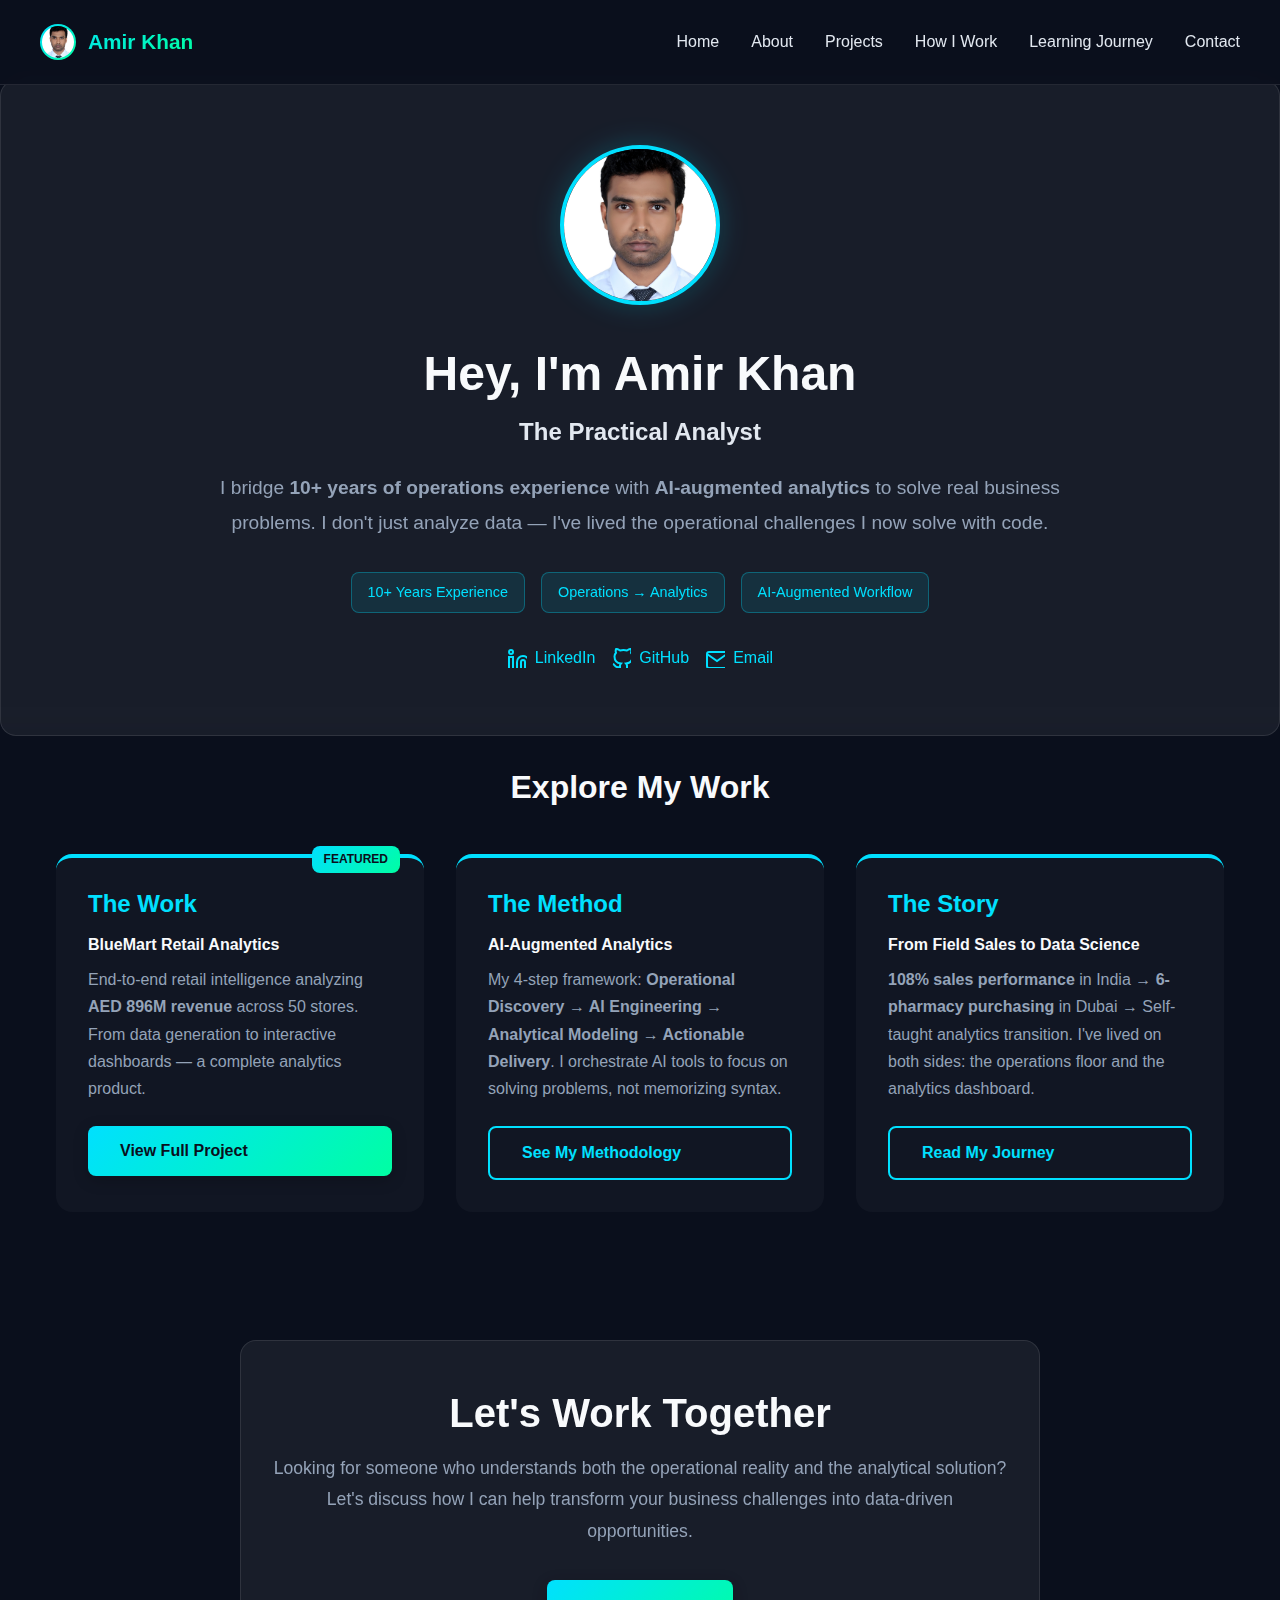
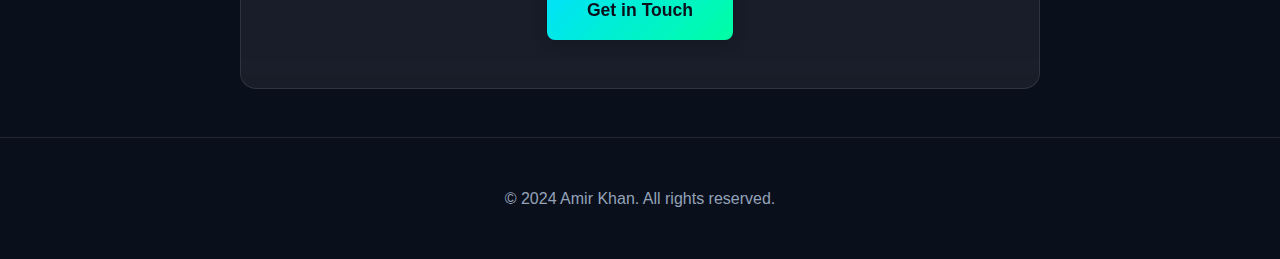
<file: index.html>
<!DOCTYPE html>
<html lang="en">

<head>
  <meta charset="UTF-8">
  <meta name="viewport" content="width=device-width, initial-scale=1.0">
  <meta name="description" content="Amir Khan - Bridging operations and analytics with AI-augmented solutions.">
  <meta name="keywords"
    content="Amir Khan, Business Analytics, AI, Data Analysis, Operations, Python, Streamlit, Machine Learning">
  <meta name="author" content="Amir Khan">
  <title>Amir Khan - The Practical Analyst | Portfolio</title>
  <link rel="icon" type="image/x-icon" href="assets/images/favicon.ico">
  <link rel="stylesheet" href="assets/css/style.css">
  <style>
    main {
      padding-top: 80px;
    }

    .value-badges {
      display: flex;
      gap: 1rem;
      flex-wrap: wrap;
      margin: 1.5rem 0;
    }

    .badge {
      background: rgba(0, 224, 255, 0.1);
      border: 1px solid rgba(0, 224, 255, 0.3);
      color: var(--accent-cyan);
      padding: 0.5rem 1rem;
      border-radius: var(--radius-sm);
      font-size: 0.9rem;
      font-weight: 500;
    }

    .pillar-grid {
      display: grid;
      grid-template-columns: repeat(auto-fit, minmax(300px, 1fr));
      gap: 2rem;
      margin: 3rem 0;
    }

    .pillar-card {
      background: rgba(255, 255, 255, 0.03);
      padding: 2rem;
      border-radius: var(--radius-md);
      border-top: 4px solid var(--accent-cyan);
      transition: all 0.3s ease;
      position: relative;
    }

    .pillar-card:hover {
      transform: translateY(-5px);
      background: rgba(0, 224, 255, 0.05);
      box-shadow: 0 10px 30px rgba(0, 224, 255, 0.1);
    }

    .featured-tag {
      position: absolute;
      top: -0.75rem;
      right: 1.5rem;
      background: var(--gradient-primary);
      color: var(--bg-primary);
      padding: 0.25rem 0.75rem;
      border-radius: var(--radius-sm);
      font-size: 0.75rem;
      font-weight: 600;
    }

    .hero-profile-img {
      width: 160px;
      height: 160px;
      border-radius: 50%;
      object-fit: cover;
      border: 4px solid var(--accent-cyan);
      box-shadow: 0 0 30px rgba(0, 224, 255, 0.2);
      margin-bottom: 2rem;
      transition: transform 0.3s ease;
    }

    .hero-profile-img:hover {
      transform: scale(1.05);
      box-shadow: 0 0 40px rgba(0, 224, 255, 0.4);
    }
  </style>
</head>

<body>
  <!-- Navigation -->
  <nav>
    <div class="nav-container">
      <a href="index.html" class="logo">
        <div class="logo-image"><img src="assets/images/profile.jpg" alt="Amir Khan"></div>
        <span>Amir Khan</span>
      </a>
      <div class="menu-toggle" id="menuToggle"><span></span><span></span><span></span></div>
      <ul id="navMenu">
        <li><a href="index.html" class="active">Home</a></li>
        <li><a href="about.html">About</a></li>
        <li><a href="projects.html">Projects</a></li>
        <li><a href="howiwork.html">How I Work</a></li>
        <li><a href="learningjourney.html">Learning Journey</a></li>
        <li><a href="contact.html">Contact</a></li>
      </ul>
    </div>
  </nav>

  <!-- Main Content -->
  <main>
    <!-- Hero Section -->
    <section class="glass-panel scroll-reveal" style="text-align: center; padding: 4rem 2rem;">
      <div style="max-width: 900px; margin: 0 auto;">

        <!-- Profile Image -->
        <img src="assets/images/profile.jpg" alt="Amir Khan" class="hero-profile-img">

        <h1 style="font-size: 3rem; line-height: 1.2; margin-bottom: 1rem;">
          <span style="color: var(--text-heading);">Hey, I'm</span>
          <span class="text-gradient">Amir Khan</span>
        </h1>
        <h2 style="color: var(--text-primary); font-size: 1.5rem; margin-bottom: 1.5rem;">
          The Practical Analyst
        </h2>
        <p style="color: var(--text-secondary); font-size: 1.2rem; line-height: 1.8; margin-bottom: 2rem;">
          I bridge <strong>10+ years of operations experience</strong> with <strong>AI-augmented analytics</strong>
          to solve real business problems. I don't just analyze data — I've lived the operational challenges I now solve
          with code.
        </p>

        <!-- Value Badges -->
        <div class="value-badges" style="justify-content: center;">
          <span class="badge">10+ Years Experience</span>
          <span class="badge">Operations → Analytics</span>
          <span class="badge">AI-Augmented Workflow</span>
        </div>

        <!-- Social Links -->
        <div style="display: flex; gap: 1rem; justify-content: center; margin-top: 2rem;">
          <a href="https://linkedin.com/in/amir-khan-hussain" target="_blank" rel="noopener noreferrer"
            style="color: var(--accent-cyan); text-decoration: none; display: flex; align-items: center; gap: 0.5rem;">
            <svg xmlns="http://www.w3.org/2000/svg" width="20" height="20" fill="none" stroke="currentColor"
              stroke-width="2">
              <path d="M16 8a6 6 0 0 1 6 6v7h-4v-7a2 2 0 0 0-2-2 2 2 0 0 0-2 2v7h-4v-7a6 6 0 0 1 6-6z" />
              <rect x="2" y="9" width="4" height="12" />
              <circle cx="4" cy="4" r="2" />
            </svg>
            LinkedIn
          </a>
          <a href="https://github.com/Amir-Analyst" target="_blank" rel="noopener noreferrer"
            style="color: var(--accent-cyan); text-decoration: none; display: flex; align-items: center; gap: 0.5rem;">
            <svg xmlns="http://www.w3.org/2000/svg" width="20" height="20" fill="none" stroke="currentColor"
              stroke-width="2">
              <path
                d="M9 19c-5 1.5-5-2.5-7-3m14 6v-3.87a3.37 3.37 0 0 0-.94-2.61c3.14-.35 6.44-1.54 6.44-7A5.44 5.44 0 0 0 20 4.77 5.07 5.07 0 0 0 19.91 1S18.73.65 16 2.48a13.38 13.38 0 0 0-7 0C6.27.65 5.09 1 5.09 1A5.07 5.07 0 0 0 5 4.77a5.44 5.44 0 0 0-1.5 3.78c0 5.42 3.3 6.61 6.44 7A3.37 3.37 0 0 0 9 18.13V22" />
            </svg>
            GitHub
          </a>
          <a href="mailto:amirmailforbusiness@gmail.com"
            style="color: var(--accent-cyan); text-decoration: none; display: flex; align-items: center; gap: 0.5rem;">
            <svg xmlns="http://www.w3.org/2000/svg" width="20" height="20" fill="none" stroke="currentColor"
              stroke-width="2">
              <path d="M4 4h16c1.1 0 2 .9 2 2v12c0 1.1-.9 2-2 2H4c-1.1 0-2-.9-2-2V6c0-1.1.9-2 2-2z" />
              <polyline points="22,6 12,13 2,6" />
            </svg>
            Email
          </a>
        </div>
      </div>
    </section>

    <!-- The Three Pillars -->
    <section style="max-width: 1200px; margin: 0 auto; padding: 2rem 1rem;">
      <h2 class="text-gradient" style="text-align: center; font-size: 2rem; margin-bottom: 3rem;">Explore My Work</h2>

      <div class="pillar-grid">
        <!-- The Work (Projects) -->
        <div class="pillar-card scroll-reveal">
          <div class="featured-tag">FEATURED</div>
          <h3 style="color: var(--accent-cyan); font-size: 1.5rem; margin-bottom: 1rem;">The Work</h3>
          <h4 style="color: var(--text-heading); margin-bottom: 0.75rem;">BlueMart Retail Analytics</h4>
          <p style="color: var(--text-secondary); line-height: 1.7; margin-bottom: 1.5rem;">
            End-to-end retail intelligence analyzing <strong>AED 896M revenue</strong> across 50 stores.
            From data generation to interactive dashboards — a complete analytics product.
          </p>
          <a href="projects.html" class="btn btn-primary" style="width: 100%;">View Full Project</a>
        </div>

        <!-- The Method (How I Work) -->
        <div class="pillar-card scroll-reveal">
          <h3 style="color: var(--accent-cyan); font-size: 1.5rem; margin-bottom: 1rem;">The Method</h3>
          <h4 style="color: var(--text-heading); margin-bottom: 0.75rem;">AI-Augmented Analytics</h4>
          <p style="color: var(--text-secondary); line-height: 1.7; margin-bottom: 1.5rem;">
            My 4-step framework: <strong>Operational Discovery → AI Engineering → Analytical Modeling → Actionable
              Delivery</strong>.
            I orchestrate AI tools to focus on solving problems, not memorizing syntax.
          </p>
          <a href="howiwork.html" class="btn btn-secondary" style="width: 100%;">See My Methodology</a>
        </div>

        <!-- The Story (About) -->
        <div class="pillar-card scroll-reveal">
          <h3 style="color: var(--accent-cyan); font-size: 1.5rem; margin-bottom: 1rem;">The Story</h3>
          <h4 style="color: var(--text-heading); margin-bottom: 0.75rem;">From Field Sales to Data Science</h4>
          <p style="color: var(--text-secondary); line-height: 1.7; margin-bottom: 1.5rem;">
            <strong>108% sales performance</strong> in India → <strong>6-pharmacy purchasing</strong> in Dubai →
            Self-taught analytics transition. I've lived on both sides: the operations floor and the analytics
            dashboard.
          </p>
          <a href="about.html" class="btn btn-secondary" style="width: 100%;">Read My Journey</a>
        </div>
      </div>
    </section>

    <!-- CTA Section -->
    <section class="glass-panel scroll-reveal"
      style="text-align: center; padding: 3rem 2rem; margin: 3rem auto; max-width: 800px;">
      <h2 style="color: var(--text-heading); margin-bottom: 1rem;">Let's Work Together</h2>
      <p style="color: var(--text-secondary); font-size: 1.1rem; line-height: 1.8; margin-bottom: 2rem;">
        Looking for someone who understands both the operational reality and the analytical solution?
        Let's discuss how I can help transform your business challenges into data-driven opportunities.
      </p>
      <a href="contact.html" class="btn btn-primary" style="padding: 1rem 2.5rem; font-size: 1.1rem;">Get in Touch</a>
    </section>
  </main>

  <!-- Footer -->
  <footer>
    <p>&copy; 2024 Amir Khan. All rights reserved.</p>
  </footer>


  <!-- Scripts -->
  <script>
    const menuToggle = document.getElementById('menuToggle');
    const navMenu = document.getElementById('navMenu');

    if (menuToggle) {
      menuToggle.addEventListener('click', () => {
        navMenu.classList.toggle('active');
        menuToggle.classList.toggle('active');
      });

      document.querySelectorAll('#navMenu a').forEach(link => {
        link.addEventListener('click', () => {
          navMenu.classList.remove('active');
          menuToggle.classList.remove('active');
        });
      });
    }

    const observer = new IntersectionObserver((entries) => {
  entries.forEach(entry => {
  if (entry.isIntersecting) {
  entry.target.classList.add('revealed');
  }
  });
  }, observerOptions);

  document.querySelectorAll('.scroll-reveal').forEach(el => {
  observer.observe(el);
  });
  </script>
</body>

</html>
</file>
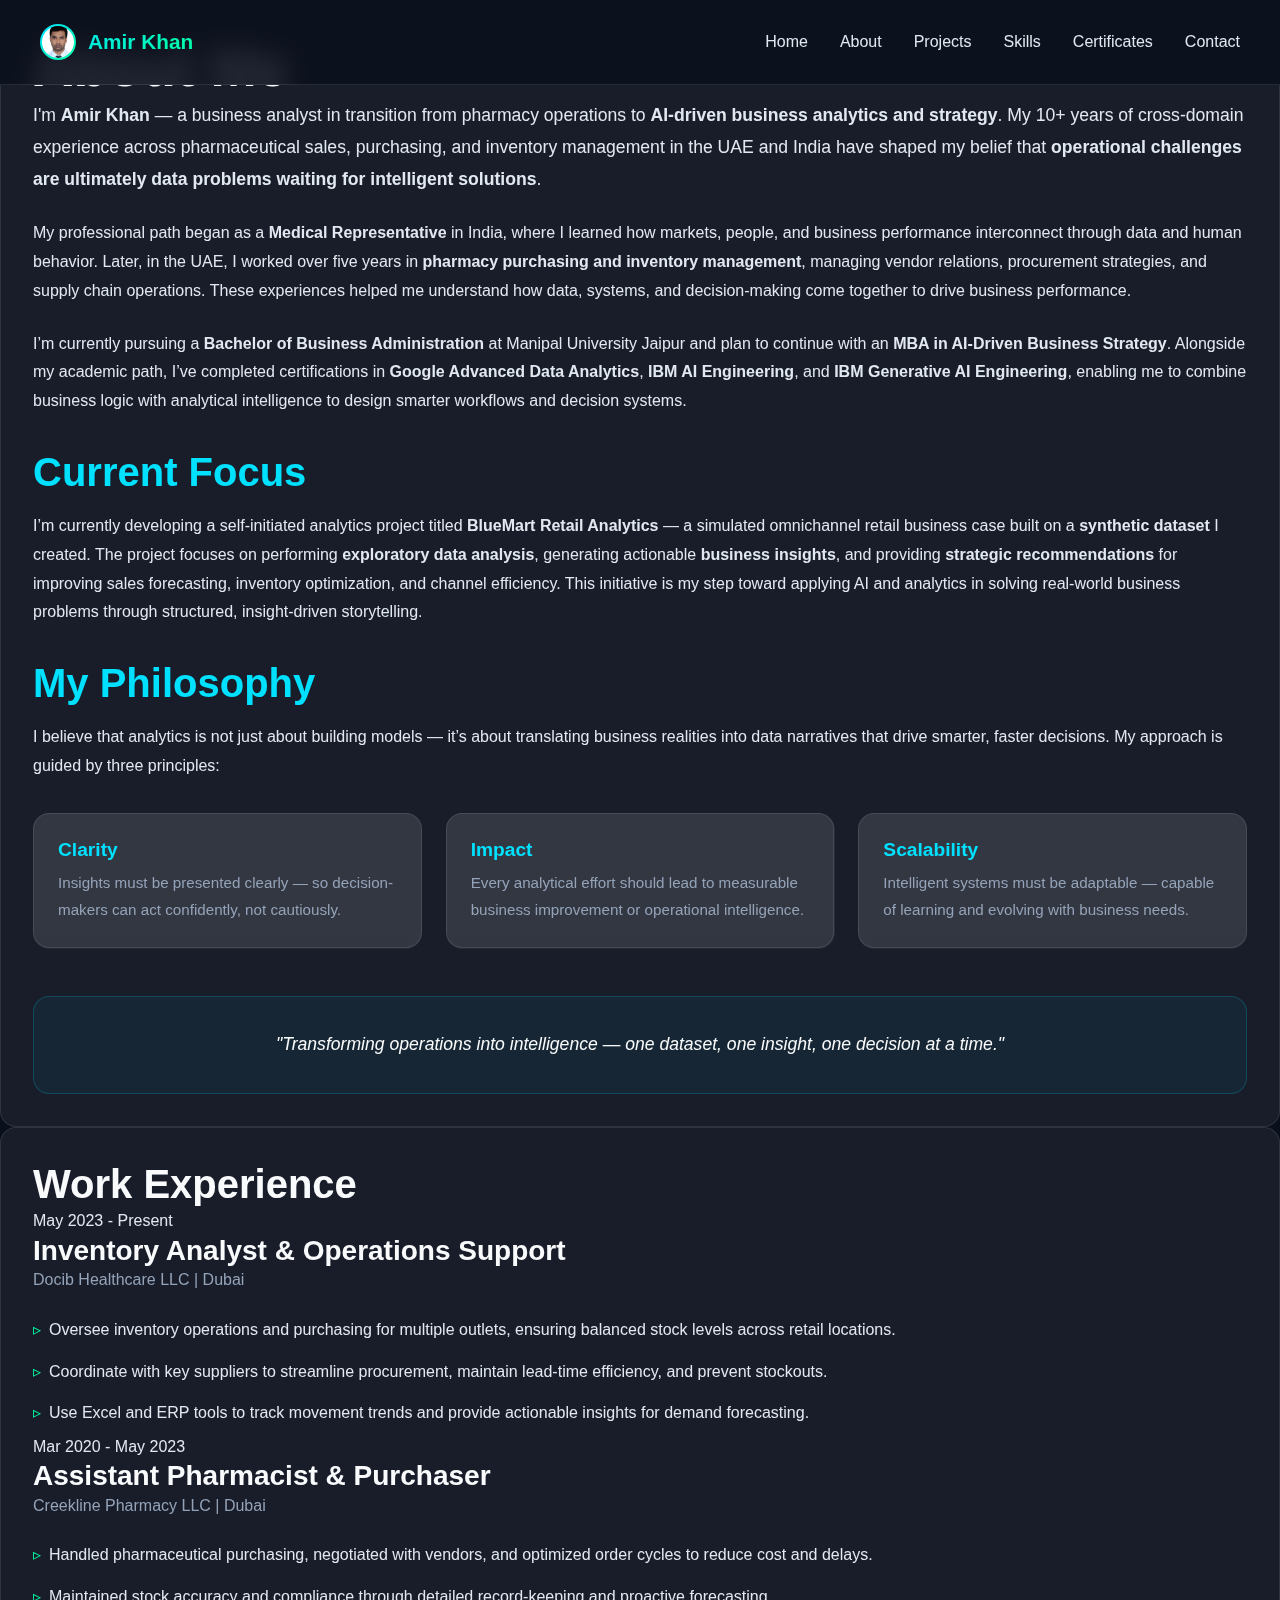
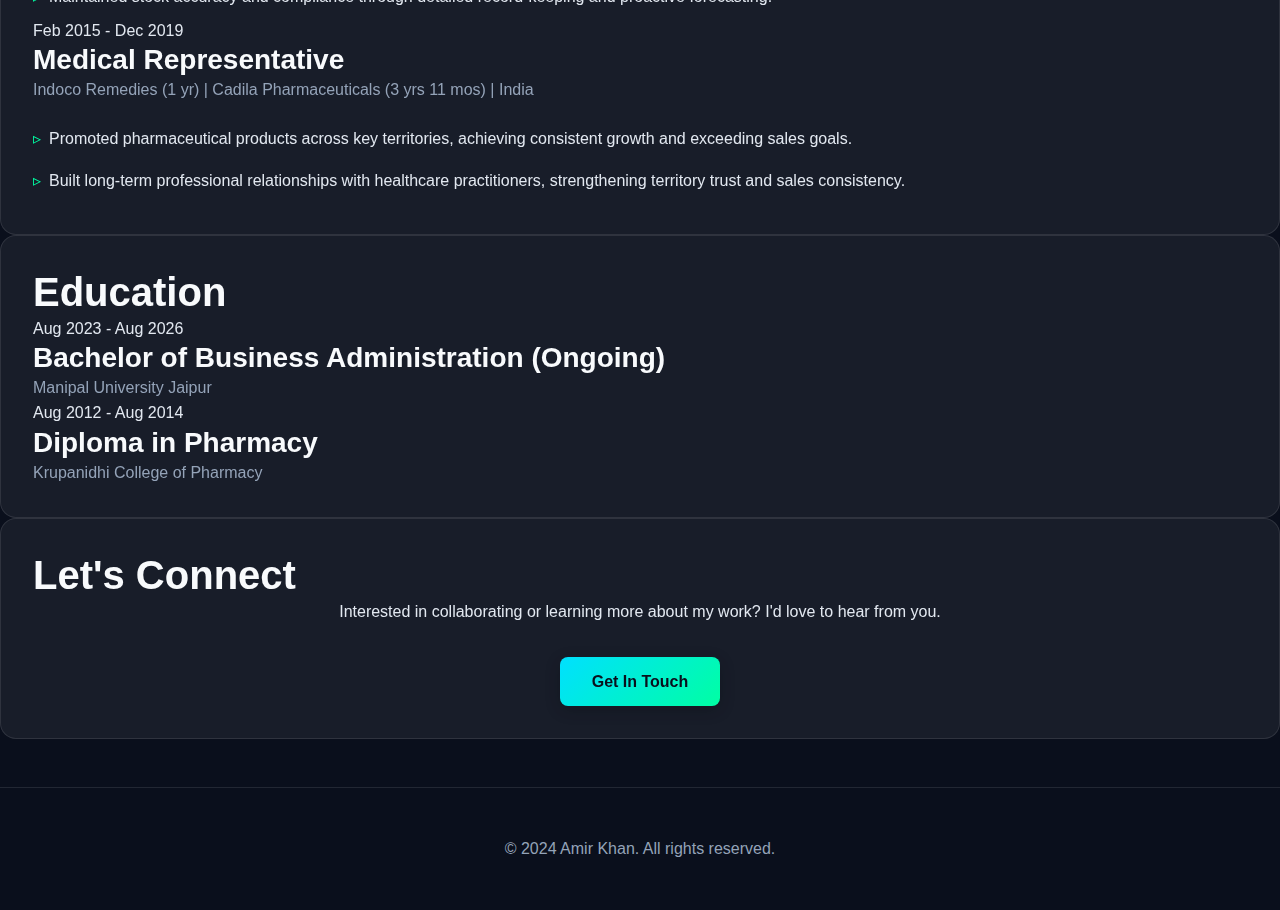
<file: about.html>
<!DOCTYPE html>
<html lang="en">
<head>
  <meta charset="UTF-8">
  <meta name="viewport" content="width=device-width, initial-scale=1.0">
  <meta name="description" content="About Amir Khan - Transitioning from pharmacy operations to AI-driven business analytics and strategy.">
  <title>About Me - Amir Khan</title>
  <link rel="icon" type="image/x-icon" href="assets/images/favicon.ico">
  <link rel="stylesheet" href="assets/css/style.css">
</head>
<body>
  <!-- Navigation -->
  <nav>
    <div class="nav-container">
      <a href="index.html" class="logo">
        <div class="logo-image">
          <img src="assets/images/profile.jpg" alt="Amir Khan">
        </div>
        <span>Amir Khan</span>
      </a>
      <div class="menu-toggle" id="menuToggle">
        <span></span>
        <span></span>
        <span></span>
      </div>
      <ul id="navMenu">
        <li><a href="index.html">Home</a></li>
        <li><a href="about.html" class="active">About</a></li>
        <li><a href="projects.html">Projects</a></li>
        <li><a href="skills.html">Skills</a></li>
        <li><a href="certificates.html">Certificates</a></li>
        <li><a href="contact.html">Contact</a></li>
      </ul>
    </div>
  </nav>

  <!-- Main Content -->
  <main>
    <section class="glass-panel scroll-reveal">
      <h1 class="text-gradient mb-lg">About Me</h1>
      <div class="card-content" style="line-height: 1.8;">
        <p style="font-size: 1.1rem; margin-bottom: 1.5rem;">
          I'm <strong>Amir Khan</strong> — a business analyst in transition from pharmacy operations to <strong>AI-driven business analytics and strategy</strong>.  
          My 10+ years of cross-domain experience across pharmaceutical sales, purchasing, and inventory management in the UAE and India have shaped my belief that <strong>operational challenges are ultimately data problems waiting for intelligent solutions</strong>.
        </p>

        <p style="margin-bottom: 1.5rem;">
          My professional path began as a <strong>Medical Representative</strong> in India, where I learned how markets, people, and business performance interconnect through data and human behavior.  
          Later, in the UAE, I worked over five years in <strong>pharmacy purchasing and inventory management</strong>, managing vendor relations, procurement strategies, and supply chain operations.  
          These experiences helped me understand how data, systems, and decision-making come together to drive business performance.
        </p>

        <p style="margin-bottom: 1.5rem;">
          I’m currently pursuing a <strong>Bachelor of Business Administration</strong> at Manipal University Jaipur and plan to continue with an <strong>MBA in AI-Driven Business Strategy</strong>.  
          Alongside my academic path, I’ve completed certifications in <strong>Google Advanced Data Analytics</strong>, <strong>IBM AI Engineering</strong>, and <strong>IBM Generative AI Engineering</strong>, 
          enabling me to combine business logic with analytical intelligence to design smarter workflows and decision systems.
        </p>

        <h2 style="margin-top: 2rem; margin-bottom: 1rem; color: var(--accent-cyan);">Current Focus</h2>
        <p style="margin-bottom: 1.5rem;">
          I’m currently developing a self-initiated analytics project titled <strong>BlueMart Retail Analytics</strong> — a simulated omnichannel retail business case built on a <strong>synthetic dataset</strong> I created.  
          The project focuses on performing <strong>exploratory data analysis</strong>, generating actionable <strong>business insights</strong>, and providing <strong>strategic recommendations</strong> for improving sales forecasting, inventory optimization, and channel efficiency.  
          This initiative is my step toward applying AI and analytics in solving real-world business problems through structured, insight-driven storytelling.
        </p>

        <h2 style="margin-top: 2rem; margin-bottom: 1rem; color: var(--accent-cyan);">My Philosophy</h2>
        <p style="margin-bottom: 1.5rem;">
          I believe that analytics is not just about building models — it’s about translating business realities into data narratives that drive smarter, faster decisions.  
          My approach is guided by three principles:
        </p>

        <div style="display: grid; grid-template-columns: repeat(auto-fit, minmax(250px, 1fr)); gap: 1.5rem; margin-top: 2rem;">
          <div class="glass-panel" style="padding: 1.5rem;">
            <h3 style="font-size: 1.2rem; margin-bottom: 0.5rem; color: var(--accent-cyan);">Clarity</h3>
            <p style="color: var(--text-secondary); font-size: 0.95rem;">
              Insights must be presented clearly — so decision-makers can act confidently, not cautiously.
            </p>
          </div>
          <div class="glass-panel" style="padding: 1.5rem;">
            <h3 style="font-size: 1.2rem; margin-bottom: 0.5rem; color: var(--accent-cyan);">Impact</h3>
            <p style="color: var(--text-secondary); font-size: 0.95rem;">
              Every analytical effort should lead to measurable business improvement or operational intelligence.
            </p>
          </div>
          <div class="glass-panel" style="padding: 1.5rem;">
            <h3 style="font-size: 1.2rem; margin-bottom: 0.5rem; color: var(--accent-cyan);">Scalability</h3>
            <p style="color: var(--text-secondary); font-size: 0.95rem;">
              Intelligent systems must be adaptable — capable of learning and evolving with business needs.
            </p>
          </div>
        </div>

        <div style="margin-top: 3rem; padding: 2rem; background: rgba(0, 224, 255, 0.05); border-radius: var(--radius-md); border: 1px solid rgba(0, 224, 255, 0.2);">
          <p style="font-size: 1.1rem; font-style: italic; text-align: center; color: var(--text-heading);">
            "Transforming operations into intelligence — one dataset, one insight, one decision at a time."
          </p>
        </div>
      </div>
    </section>

    <!-- Professional Experience -->
    <section class="glass-panel scroll-reveal mt-lg">
      <h2 class="text-gradient mb-lg">Work Experience</h2>
      
      <div class="timeline">
        <div class="timeline-item">
          <div class="timeline-date">May 2023 - Present</div>
          <h3>Inventory Analyst & Operations Support</h3>
          <p style="color: var(--text-secondary); margin-bottom: 1rem;">Docib Healthcare LLC | Dubai</p>
          <ul style="list-style: none; padding: 0;">
            <li style="padding: 0.5rem 0; display: flex; align-items: start;">
              <span style="color: var(--accent-emerald); margin-right: 0.5rem;">▹</span>
              <span>Oversee inventory operations and purchasing for multiple outlets, ensuring balanced stock levels across retail locations.</span>
            </li>
            <li style="padding: 0.5rem 0; display: flex; align-items: start;">
              <span style="color: var(--accent-emerald); margin-right: 0.5rem;">▹</span>
              <span>Coordinate with key suppliers to streamline procurement, maintain lead-time efficiency, and prevent stockouts.</span>
            </li>
            <li style="padding: 0.5rem 0; display: flex; align-items: start;">
              <span style="color: var(--accent-emerald); margin-right: 0.5rem;">▹</span>
              <span>Use Excel and ERP tools to track movement trends and provide actionable insights for demand forecasting.</span>
            </li>
          </ul>
        </div>

        <div class="timeline-item">
          <div class="timeline-date">Mar 2020 - May 2023</div>
          <h3>Assistant Pharmacist & Purchaser</h3>
          <p style="color: var(--text-secondary); margin-bottom: 1rem;">Creekline Pharmacy LLC | Dubai</p>
          <ul style="list-style: none; padding: 0;">
            <li style="padding: 0.5rem 0; display: flex; align-items: start;">
              <span style="color: var(--accent-emerald); margin-right: 0.5rem;">▹</span>
              <span>Handled pharmaceutical purchasing, negotiated with vendors, and optimized order cycles to reduce cost and delays.</span>
            </li>
            <li style="padding: 0.5rem 0; display: flex; align-items: start;">
              <span style="color: var(--accent-emerald); margin-right: 0.5rem;">▹</span>
              <span>Maintained stock accuracy and compliance through detailed record-keeping and proactive forecasting.</span>
            </li>
          </ul>
        </div>

        <div class="timeline-item">
          <div class="timeline-date">Feb 2015 - Dec 2019</div>
          <h3>Medical Representative</h3>
          <p style="color: var(--text-secondary); margin-bottom: 1rem;">Indoco Remedies (1 yr) | Cadila Pharmaceuticals (3 yrs 11 mos) | India</p>
          <ul style="list-style: none; padding: 0;">
            <li style="padding: 0.5rem 0; display: flex; align-items: start;">
              <span style="color: var(--accent-emerald); margin-right: 0.5rem;">▹</span>
              <span>Promoted pharmaceutical products across key territories, achieving consistent growth and exceeding sales goals.</span>
            </li>
            <li style="padding: 0.5rem 0; display: flex; align-items: start;">
              <span style="color: var(--accent-emerald); margin-right: 0.5rem;">▹</span>
              <span>Built long-term professional relationships with healthcare practitioners, strengthening territory trust and sales consistency.</span>
            </li>
          </ul>
        </div>
      </div>
    </section>

    <!-- Education -->
    <section class="glass-panel scroll-reveal mt-lg">
      <h2 class="text-gradient mb-lg">Education</h2>
      <div class="timeline">
        <div class="timeline-item">
          <div class="timeline-date">Aug 2023 - Aug 2026</div>
          <h3>Bachelor of Business Administration (Ongoing)</h3>
          <p style="color: var(--text-secondary);">Manipal University Jaipur</p>
        </div>
        <div class="timeline-item">
          <div class="timeline-date">Aug 2012 - Aug 2014</div>
          <h3>Diploma in Pharmacy</h3>
          <p style="color: var(--text-secondary);">Krupanidhi College of Pharmacy</p>
        </div>
      </div>
    </section>

    <section class="glass-panel scroll-reveal mt-lg">
      <h2 class="text-gradient mb-lg">Let's Connect</h2>
      <p class="card-content" style="text-align: center; margin-bottom: 2rem;">
        Interested in collaborating or learning more about my work? I'd love to hear from you.
      </p>
      <div style="text-align: center;">
        <a href="contact.html" class="btn btn-primary">Get In Touch</a>
      </div>
    </section>
  </main>

  <footer>
    <p>&copy; 2024 Amir Khan. All rights reserved.</p>
  </footer>

  <script>
    const menuToggle = document.getElementById('menuToggle');
    const navMenu = document.getElementById('navMenu');
    if (menuToggle) {
      menuToggle.addEventListener('click', () => navMenu.classList.toggle('active'));
      document.querySelectorAll('#navMenu a').forEach(link => {
        link.addEventListener('click', () => navMenu.classList.remove('active'));
      });
    }
    const observer = new IntersectionObserver((entries) => {
      entries.forEach(entry => {
        if (entry.isIntersecting) entry.target.classList.add('revealed');
      });
    }, { threshold: 0.1, rootMargin: '0px 0px -50px 0px' });
    document.querySelectorAll('.scroll-reveal').forEach(el => observer.observe(el));
  </script>
</body>
</html>
</file>
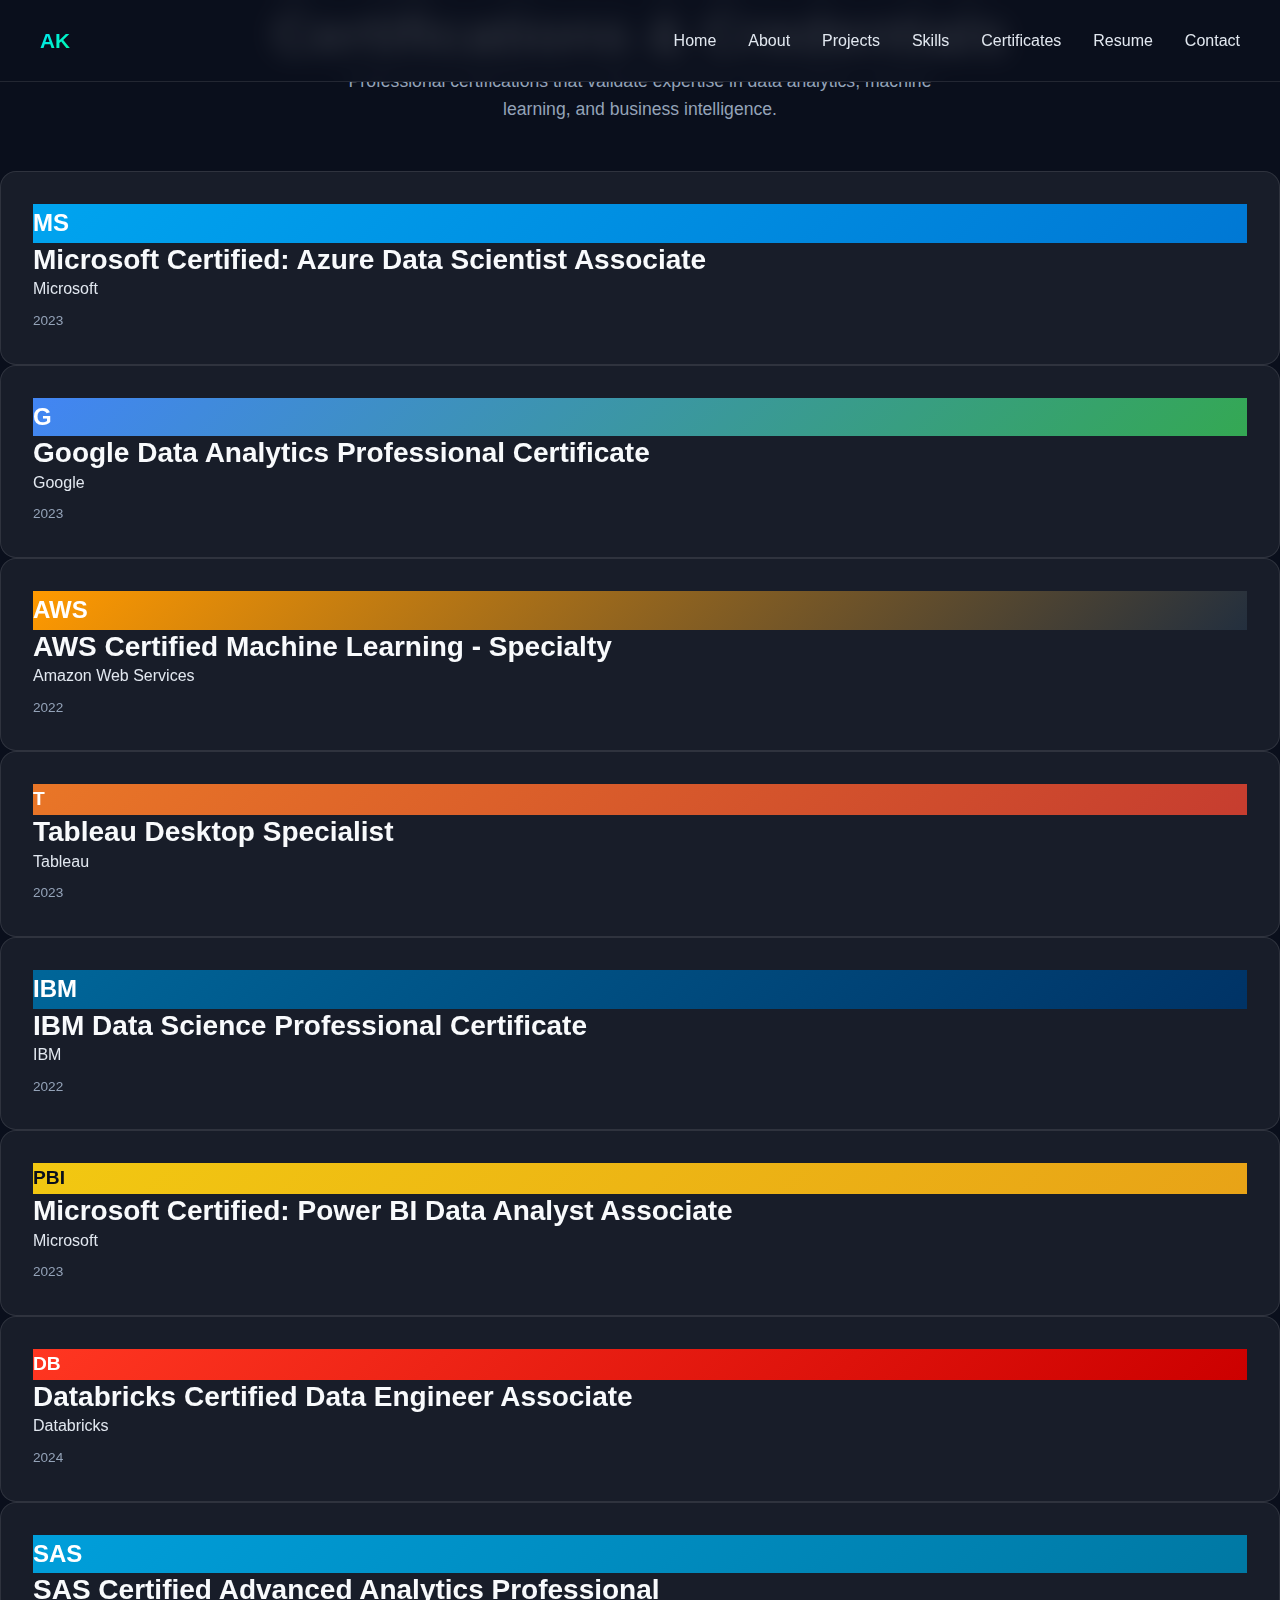
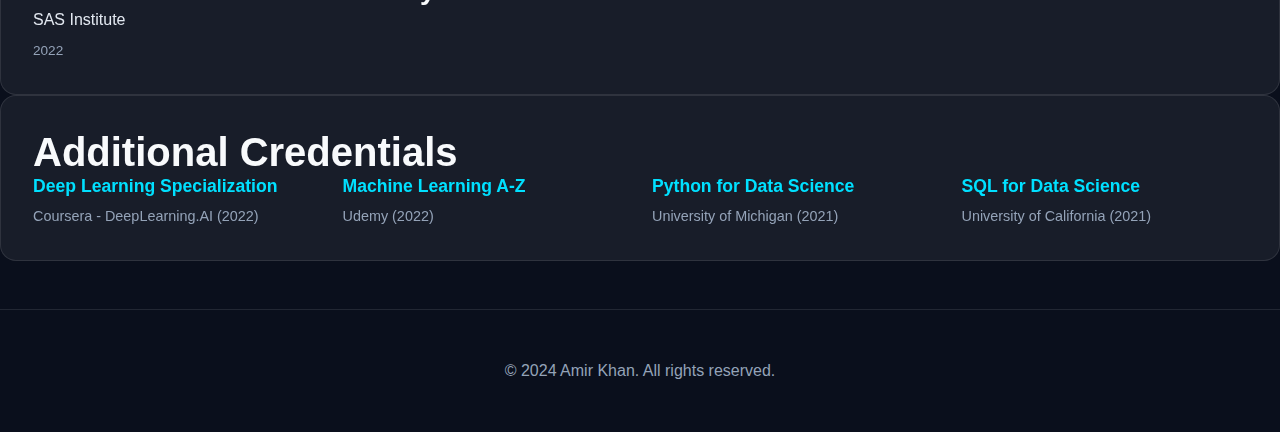
<file: certificates.html>
<!DOCTYPE html>
<html lang="en">
<head>
  <meta charset="UTF-8">
  <meta name="viewport" content="width=device-width, initial-scale=1.0">
  <meta name="description" content="Professional certifications and credentials of Amir Khan in Data Analytics, Machine Learning, and Business Intelligence.">
  <title>Certificates - Amir Khan</title>
  <link rel="icon" type="image/x-icon" href="assets/images/favicon.ico">
  <link rel="stylesheet" href="assets/css/style.css">
</head>
<body>
  <!-- Navigation -->
  <nav>
    <div class="nav-container">
      <a href="index.html" class="logo">AK</a>
      <div class="menu-toggle" id="menuToggle">
        <span></span>
        <span></span>
        <span></span>
      </div>
      <ul id="navMenu">
        <li><a href="index.html">Home</a></li>
        <li><a href="about.html">About</a></li>
        <li><a href="projects.html">Projects</a></li>
        <li><a href="skills.html">Skills</a></li>
        <li><a href="certificates.html">Certificates</a></li>
        <li><a href="resume.html">Resume</a></li>
        <li><a href="contact.html">Contact</a></li>
      </ul>
    </div>
  </nav>

  <!-- Main Content -->
  <main>
    <section class="scroll-reveal" style="text-align: center; margin-bottom: 3rem;">
      <h1 class="text-gradient mb-sm">Certifications & Credentials</h1>
      <p style="color: var(--text-secondary); font-size: 1.1rem; max-width: 600px; margin: 0 auto;">
        Professional certifications that validate expertise in data analytics, machine learning, and business intelligence.
      </p>
    </section>

    <div class="certificate-grid">
      <!-- Microsoft Certified -->
      <div class="glass-panel certificate-card scroll-reveal">
        <div class="certificate-logo" style="background: linear-gradient(135deg, #00A4EF 0%, #0078D4 100%); color: white; font-weight: bold; font-size: 1.5rem;">
          MS
        </div>
        <h3>Microsoft Certified: Azure Data Scientist Associate</h3>
        <p>Microsoft</p>
        <p style="color: var(--text-secondary); font-size: 0.85rem; margin-top: 0.5rem;">2023</p>
      </div>

      <!-- Google Certified -->
      <div class="glass-panel certificate-card scroll-reveal">
        <div class="certificate-logo" style="background: linear-gradient(135deg, #4285F4 0%, #34A853 100%); color: white; font-weight: bold; font-size: 1.5rem;">
          G
        </div>
        <h3>Google Data Analytics Professional Certificate</h3>
        <p>Google</p>
        <p style="color: var(--text-secondary); font-size: 0.85rem; margin-top: 0.5rem;">2023</p>
      </div>

      <!-- AWS Certified -->
      <div class="glass-panel certificate-card scroll-reveal">
        <div class="certificate-logo" style="background: linear-gradient(135deg, #FF9900 0%, #232F3E 100%); color: white; font-weight: bold; font-size: 1.5rem;">
          AWS
        </div>
        <h3>AWS Certified Machine Learning - Specialty</h3>
        <p>Amazon Web Services</p>
        <p style="color: var(--text-secondary); font-size: 0.85rem; margin-top: 0.5rem;">2022</p>
      </div>

      <!-- Tableau -->
      <div class="glass-panel certificate-card scroll-reveal">
        <div class="certificate-logo" style="background: linear-gradient(135deg, #E97627 0%, #C63D2F 100%); color: white; font-weight: bold; font-size: 1.2rem;">
          T
        </div>
        <h3>Tableau Desktop Specialist</h3>
        <p>Tableau</p>
        <p style="color: var(--text-secondary); font-size: 0.85rem; margin-top: 0.5rem;">2023</p>
      </div>

      <!-- IBM -->
      <div class="glass-panel certificate-card scroll-reveal">
        <div class="certificate-logo" style="background: linear-gradient(135deg, #006699 0%, #003366 100%); color: white; font-weight: bold; font-size: 1.5rem;">
          IBM
        </div>
        <h3>IBM Data Science Professional Certificate</h3>
        <p>IBM</p>
        <p style="color: var(--text-secondary); font-size: 0.85rem; margin-top: 0.5rem;">2022</p>
      </div>

      <!-- Microsoft Power BI -->
      <div class="glass-panel certificate-card scroll-reveal">
        <div class="certificate-logo" style="background: linear-gradient(135deg, #F2C811 0%, #E8A317 100%); color: #0A0F1C; font-weight: bold; font-size: 1.2rem;">
          PBI
        </div>
        <h3>Microsoft Certified: Power BI Data Analyst Associate</h3>
        <p>Microsoft</p>
        <p style="color: var(--text-secondary); font-size: 0.85rem; margin-top: 0.5rem;">2023</p>
      </div>

      <!-- Databricks -->
      <div class="glass-panel certificate-card scroll-reveal">
        <div class="certificate-logo" style="background: linear-gradient(135deg, #FF3621 0%, #CC0000 100%); color: white; font-weight: bold; font-size: 1.2rem;">
          DB
        </div>
        <h3>Databricks Certified Data Engineer Associate</h3>
        <p>Databricks</p>
        <p style="color: var(--text-secondary); font-size: 0.85rem; margin-top: 0.5rem;">2024</p>
      </div>

      <!-- SAS -->
      <div class="glass-panel certificate-card scroll-reveal">
        <div class="certificate-logo" style="background: linear-gradient(135deg, #009FDB 0%, #0078A3 100%); color: white; font-weight: bold; font-size: 1.5rem;">
          SAS
        </div>
        <h3>SAS Certified Advanced Analytics Professional</h3>
        <p>SAS Institute</p>
        <p style="color: var(--text-secondary); font-size: 0.85rem; margin-top: 0.5rem;">2022</p>
      </div>
    </div>

    <!-- Additional Credentials -->
    <section class="glass-panel scroll-reveal mt-lg">
      <h2 class="text-gradient mb-lg">Additional Credentials</h2>
      <div style="display: grid; grid-template-columns: repeat(auto-fit, minmax(250px, 1fr)); gap: 1.5rem;">
        <div>
          <h3 style="font-size: 1.1rem; margin-bottom: 0.5rem; color: var(--accent-cyan);">Deep Learning Specialization</h3>
          <p style="color: var(--text-secondary); font-size: 0.9rem;">Coursera - DeepLearning.AI (2022)</p>
        </div>
        <div>
          <h3 style="font-size: 1.1rem; margin-bottom: 0.5rem; color: var(--accent-cyan);">Machine Learning A-Z</h3>
          <p style="color: var(--text-secondary); font-size: 0.9rem;">Udemy (2022)</p>
        </div>
        <div>
          <h3 style="font-size: 1.1rem; margin-bottom: 0.5rem; color: var(--accent-cyan);">Python for Data Science</h3>
          <p style="color: var(--text-secondary); font-size: 0.9rem;">University of Michigan (2021)</p>
        </div>
        <div>
          <h3 style="font-size: 1.1rem; margin-bottom: 0.5rem; color: var(--accent-cyan);">SQL for Data Science</h3>
          <p style="color: var(--text-secondary); font-size: 0.9rem;">University of California (2021)</p>
        </div>
      </div>
    </section>
  </main>

  <!-- Footer -->
  <footer>
    <p>&copy; 2024 Amir Khan. All rights reserved.</p>
  </footer>

  <!-- Scripts -->
  <script>
    // Mobile menu toggle
    const menuToggle = document.getElementById('menuToggle');
    const navMenu = document.getElementById('navMenu');
    
    if (menuToggle) {
      menuToggle.addEventListener('click', () => {
        navMenu.classList.toggle('active');
      });
      
      document.querySelectorAll('#navMenu a').forEach(link => {
        link.addEventListener('click', () => {
          navMenu.classList.remove('active');
        });
      });
    }

    const observerOptions = {
      threshold: 0.1,
      rootMargin: '0px 0px -50px 0px'
    };

    const observer = new IntersectionObserver((entries) => {
      entries.forEach(entry => {
        if (entry.isIntersecting) {
          entry.target.classList.add('revealed');
        }
      });
    }, observerOptions);

    document.querySelectorAll('.scroll-reveal').forEach(el => {
      observer.observe(el);
    });
  </script>
</body>
</html>
</file>
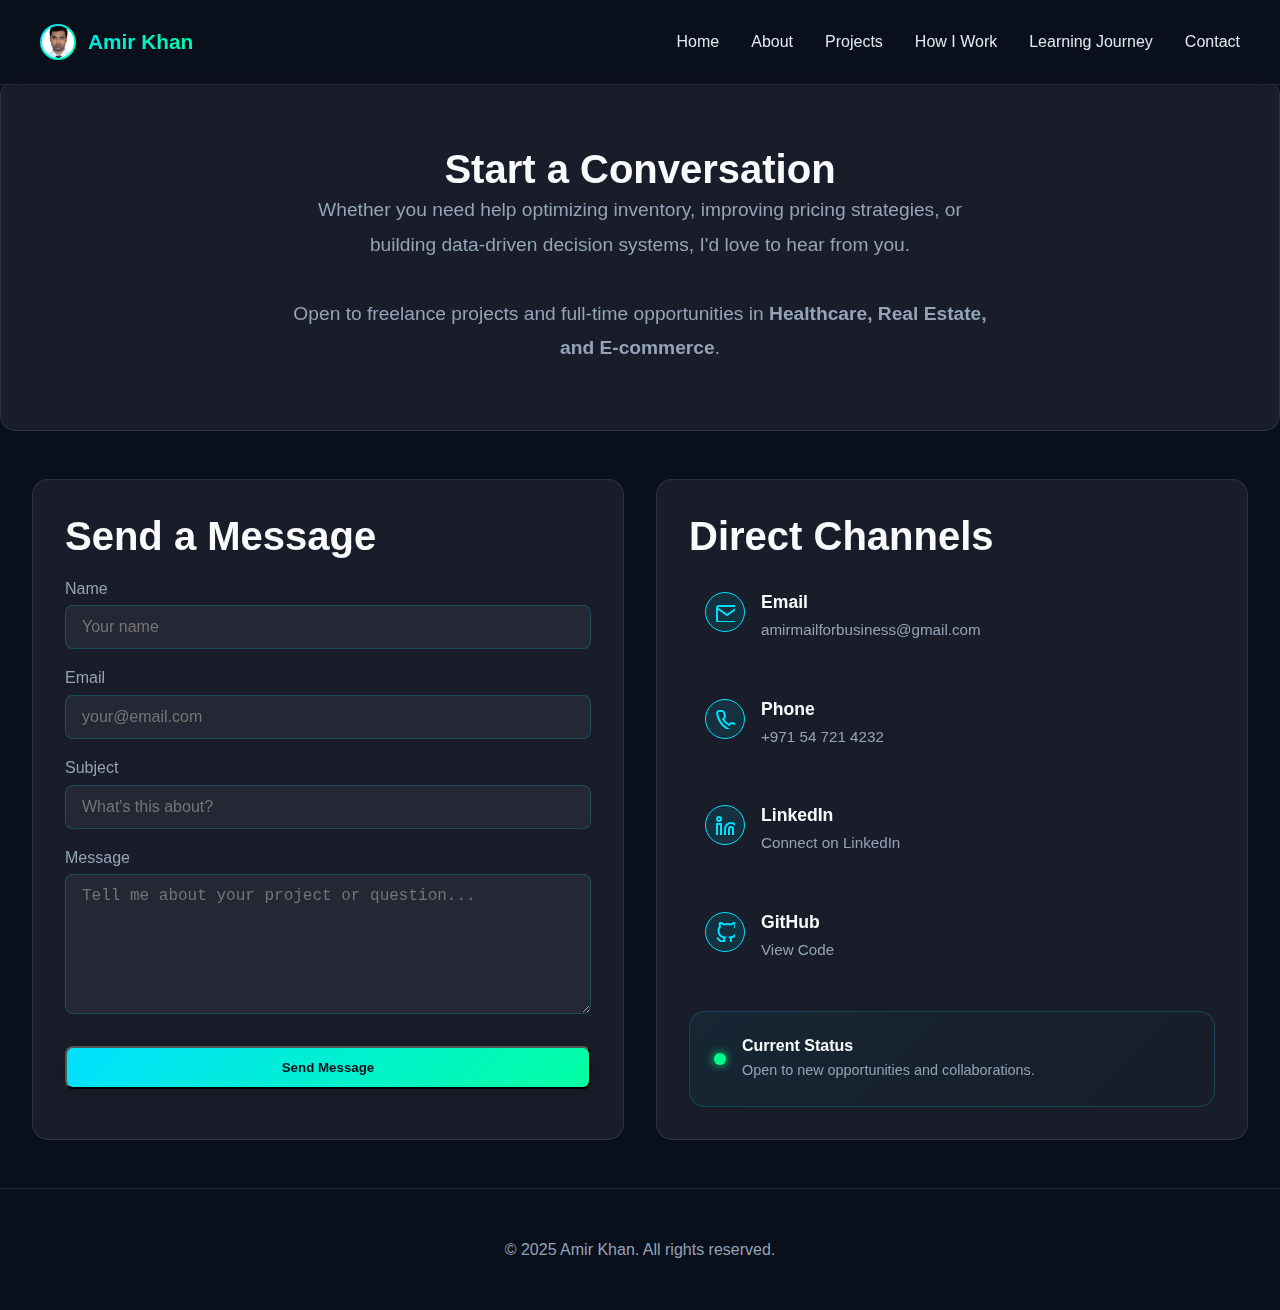
<file: contact.html>
<!DOCTYPE html>
<html lang="en">

<head>
  <meta charset="UTF-8">
  <meta name="viewport" content="width=device-width, initial-scale=1.0">
  <meta name="description" content="Connect with Amir Khan - Let's discuss AI, Analytics, and Business Strategy.">
  <title>Contact - Amir Khan</title>
  <link rel="icon" type="image/x-icon" href="assets/images/favicon.ico">
  <link rel="stylesheet" href="assets/css/style.css">
  <style>
    main {
      padding-top: 80px;
    }

    /* Contact grid layout */
    .contact-grid {
      display: grid;
      grid-template-columns: repeat(auto-fit, minmax(320px, 1fr));
      gap: 2rem;
      margin-bottom: 3rem;
      padding: 0 2rem;
    }

    .contact-card h2 {
      margin-bottom: 1rem;
    }

    .contact-card p {
      line-height: 1.6;
    }

    /* Enhanced form styling */
    .contact-form {
      display: flex;
      flex-direction: column;
      gap: 1rem;
    }

    .contact-form .form-group {
      display: flex;
      flex-direction: column;
      gap: 0.25rem;
    }

    .contact-form input,
    .contact-form textarea {
      padding: 0.75rem 1rem;
      border-radius: var(--radius-sm);
      border: 1px solid rgba(0, 224, 255, 0.2);
      background: rgba(255, 255, 255, 0.05);
      color: var(--text-primary);
      font-size: 1rem;
      transition: border 0.3s ease, background 0.3s ease;
    }

    .contact-form input:focus,
    .contact-form textarea:focus {
      border: 1px solid var(--accent-cyan);
      background: rgba(0, 224, 255, 0.05);
      outline: none;
    }

    .contact-form textarea {
      min-height: 140px;
      resize: vertical;
    }

    /* Icon circle styling */
    .contact-info-item {
      display: flex;
      align-items: flex-start;
      margin-bottom: 1.5rem;
      gap: 1rem;
      padding: 1rem;
      border-radius: var(--radius-sm);
      transition: background 0.3s ease;
    }

    .contact-info-item:hover {
      background: rgba(255, 255, 255, 0.05);
    }

    .contact-icon {
      flex-shrink: 0;
      width: 40px;
      height: 40px;
      border-radius: 50%;
      background: rgba(0, 224, 255, 0.1);
      border: 1px solid var(--accent-cyan);
      display: flex;
      justify-content: center;
      align-items: center;
      color: var(--accent-cyan);
      font-size: 1.1rem;
    }

    .contact-info-text h3 {
      font-size: 1.1rem;
      margin-bottom: 0.25rem;
      color: var(--text-heading);
    }

    .contact-info-text a {
      color: var(--text-secondary);
      text-decoration: none;
      font-size: 0.95rem;
      word-break: break-all;
      transition: color 0.3s ease;
    }

    .contact-info-text a:hover {
      color: var(--accent-cyan);
    }

    .status-card {
      margin-top: 2rem;
      padding: 1.5rem;
      background: linear-gradient(135deg, rgba(0, 224, 255, 0.05) 0%, rgba(0, 0, 0, 0) 100%);
      border-radius: var(--radius-md);
      border: 1px solid rgba(0, 224, 255, 0.2);
      display: flex;
      align-items: center;
      gap: 1rem;
    }

    .status-indicator {
      width: 12px;
      height: 12px;
      background-color: #00ff88;
      border-radius: 50%;
      box-shadow: 0 0 10px #00ff88;
      animation: pulse 2s infinite;
    }

    @keyframes pulse {
      0% {
        box-shadow: 0 0 0 0 rgba(0, 255, 136, 0.4);
      }

      70% {
        box-shadow: 0 0 0 10px rgba(0, 255, 136, 0);
      }

      100% {
        box-shadow: 0 0 0 0 rgba(0, 255, 136, 0);
      }
    }
  </style>
</head>

<body>
  <!-- Navigation -->
  <nav>
    <div class="nav-container">
      <a href="index.html" class="logo">
        <div class="logo-image"><img src="assets/images/profile.jpg" alt="Amir Khan"></div>
        <span>Amir Khan</span>
      </a>
      <div class="menu-toggle" id="menuToggle"><span></span><span></span><span></span></div>
      <ul id="navMenu">
        <li><a href="index.html">Home</a></li>
        <li><a href="about.html">About</a></li>
        <li><a href="projects.html">Projects</a></li>
        <li><a href="howiwork.html">How I Work</a></li>
        <li><a href="learningjourney.html">Learning Journey</a></li>
        <li><a href="contact.html" class="active">Contact</a></li>
      </ul>
    </div>
  </nav>

  <!-- Main Content -->
  <main>
    <!-- Hero Section -->
    <section class="glass-panel scroll-reveal" style="text-align: center; margin-bottom: 3rem; padding: 4rem 2rem;">
      <h1 class="text-gradient mb-sm" style="font-size: 2.5rem;">Start a Conversation</h1>
      <p style="color: var(--text-secondary); font-size: 1.2rem; max-width: 700px; margin: 0 auto; line-height: 1.8;">
        Whether you need help optimizing inventory, improving pricing strategies, or building data-driven decision
        systems, I'd love to hear from you.
        <br><br>
        Open to freelance projects and full-time opportunities in <strong>Healthcare, Real Estate, and
          E-commerce</strong>.
      </p>
    </section>

    <!-- Contact Grid -->
    <div class="contact-grid">

      <!-- Contact Form -->
      <section class="glass-panel contact-card scroll-reveal">
        <h2 class="text-gradient mb-md">Send a Message</h2>
        <form class="contact-form" action="https://formspree.io/f/mqarkelg" method="POST">
          <div class="form-group">
            <label for="name" style="color: var(--text-secondary);">Name</label>
            <input type="text" id="name" name="name" placeholder="Your name" required>
          </div>
          <div class="form-group">
            <label for="email" style="color: var(--text-secondary);">Email</label>
            <input type="email" id="email" name="email" placeholder="your@email.com" required>
          </div>
          <div class="form-group">
            <label for="subject" style="color: var(--text-secondary);">Subject</label>
            <input type="text" id="subject" name="subject" placeholder="What's this about?" required>
          </div>
          <div class="form-group">
            <label for="message" style="color: var(--text-secondary);">Message</label>
            <textarea id="message" name="message" placeholder="Tell me about your project or question..."
              required></textarea>
          </div>
          <button type="submit" class="btn btn-primary" style="width: 100%; margin-top: 1rem;">Send Message</button>
        </form>
      </section>

      <!-- Contact Info -->
      <section class="glass-panel contact-card scroll-reveal">
        <h2 class="text-gradient mb-md">Direct Channels</h2>

        <div class="contact-info-item">
          <div class="contact-icon">
            <svg xmlns="http://www.w3.org/2000/svg" width="20" height="20" fill="none" stroke="currentColor"
              stroke-width="2">
              <path d="M4 4h16c1.1 0 2 .9 2 2v12c0 1.1-.9 2-2 2H4c-1.1 0-2-.9-2-2V6c0-1.1.9-2 2-2z" />
              <polyline points="22,6 12,13 2,6" />
            </svg>
          </div>
          <div class="contact-info-text">
            <h3>Email</h3>
            <a href="mailto:amirmailforbusiness@gmail.com">amirmailforbusiness@gmail.com</a>
          </div>
        </div>

        <div class="contact-info-item">
          <div class="contact-icon">
            <svg xmlns="http://www.w3.org/2000/svg" width="20" height="20" fill="none" stroke="currentColor"
              stroke-width="2">
              <path
                d="M22 16.92v3a2 2 0 0 1-2.18 2 19.79 19.79 0 0 1-8.63-3.07 19.5 19.5 0 0 1-6-6 19.79 19.79 0 0 1-3.07-8.67A2 2 0 0 1 4.11 2h3a2 2 0 0 1 2 1.72 12.84 12.84 0 0 0 .7 2.81 2 2 0 0 1-.45 2.11L8.09 9.91a16 16 0 0 0 6 6l1.27-1.27a2 2 0 0 1 2.11-.45 12.84 12.84 0 0 0 2.81.7A2 2 0 0 1 22 16.92z" />
            </svg>
          </div>
          <div class="contact-info-text">
            <h3>Phone</h3>
            <a href="tel:+971547214232">+971 54 721 4232</a>
          </div>
        </div>

        <div class="contact-info-item">
          <div class="contact-icon">
            <svg xmlns="http://www.w3.org/2000/svg" width="20" height="20" fill="none" stroke="currentColor"
              stroke-width="2">
              <path d="M16 8a6 6 0 0 1 6 6v7h-4v-7a2 2 0 0 0-2-2 2 2 0 0 0-2 2v7h-4v-7a6 6 0 0 1 6-6z" />
              <rect x="2" y="9" width="4" height="12" />
              <circle cx="4" cy="4" r="2" />
            </svg>
          </div>
          <div class="contact-info-text">
            <h3>LinkedIn</h3>
            <a href="https://linkedin.com/in/amir-khan-hussain" target="_blank">Connect on LinkedIn</a>
          </div>
        </div>

        <div class="contact-info-item">
          <div class="contact-icon">
            <svg xmlns="http://www.w3.org/2000/svg" width="20" height="20" fill="none" stroke="currentColor"
              stroke-width="2">
              <path
                d="M9 19c-5 1.5-5-2.5-7-3m14 6v-3.87a3.37 3.37 0 0 0-.94-2.61c3.14-.35 6.44-1.54 6.44-7A5.44 5.44 0 0 0 20 4.77 5.07 5.07 0 0 0 19.91 1S18.73.65 16 2.48a13.38 13.38 0 0 0-7 0C6.27.65 5.09 1 5.09 1A5.07 5.07 0 0 0 5 4.77a5.44 5.44 0 0 0-1.5 3.78c0 5.42 3.3 6.61 6.44 7A3.37 3.37 0 0 0 9 18.13V22" />
            </svg>
          </div>
          <div class="contact-info-text">
            <h3>GitHub</h3>
            <a href="https://github.com/Amir-Analyst" target="_blank">View Code</a>
          </div>
        </div>

        <!-- Status Card -->
        <div class="status-card">
          <div class="status-indicator"></div>
          <div>
            <h4 style="color: var(--text-heading); margin-bottom: 0.25rem;">Current Status</h4>
            <p style="color: var(--text-secondary); font-size: 0.9rem;">
              Open to new opportunities and collaborations.
            </p>
          </div>
      </section>

    </div>

  </main>

  <footer>
    <p>&copy; 2025 Amir Khan. All rights reserved.</p>
  </footer>

  <!-- Scripts -->
  <script>
    const menuToggle = document.getElementById('menuToggle');
    const navMenu = document.getElementById('navMenu');

    if (menuToggle) {
      menuToggle.addEventListener('click', () => {
        navMenu.classList.toggle('active');
        menuToggle.classList.toggle('active');
      });

      document.querySelectorAll('#navMenu a').forEach(link => {
        link.addEventListener('click', () => {
          navMenu.classList.remove('active');
          menuToggle.classList.remove('active');
        });
      });
    }

  </script>
</body>

</html>
</file>
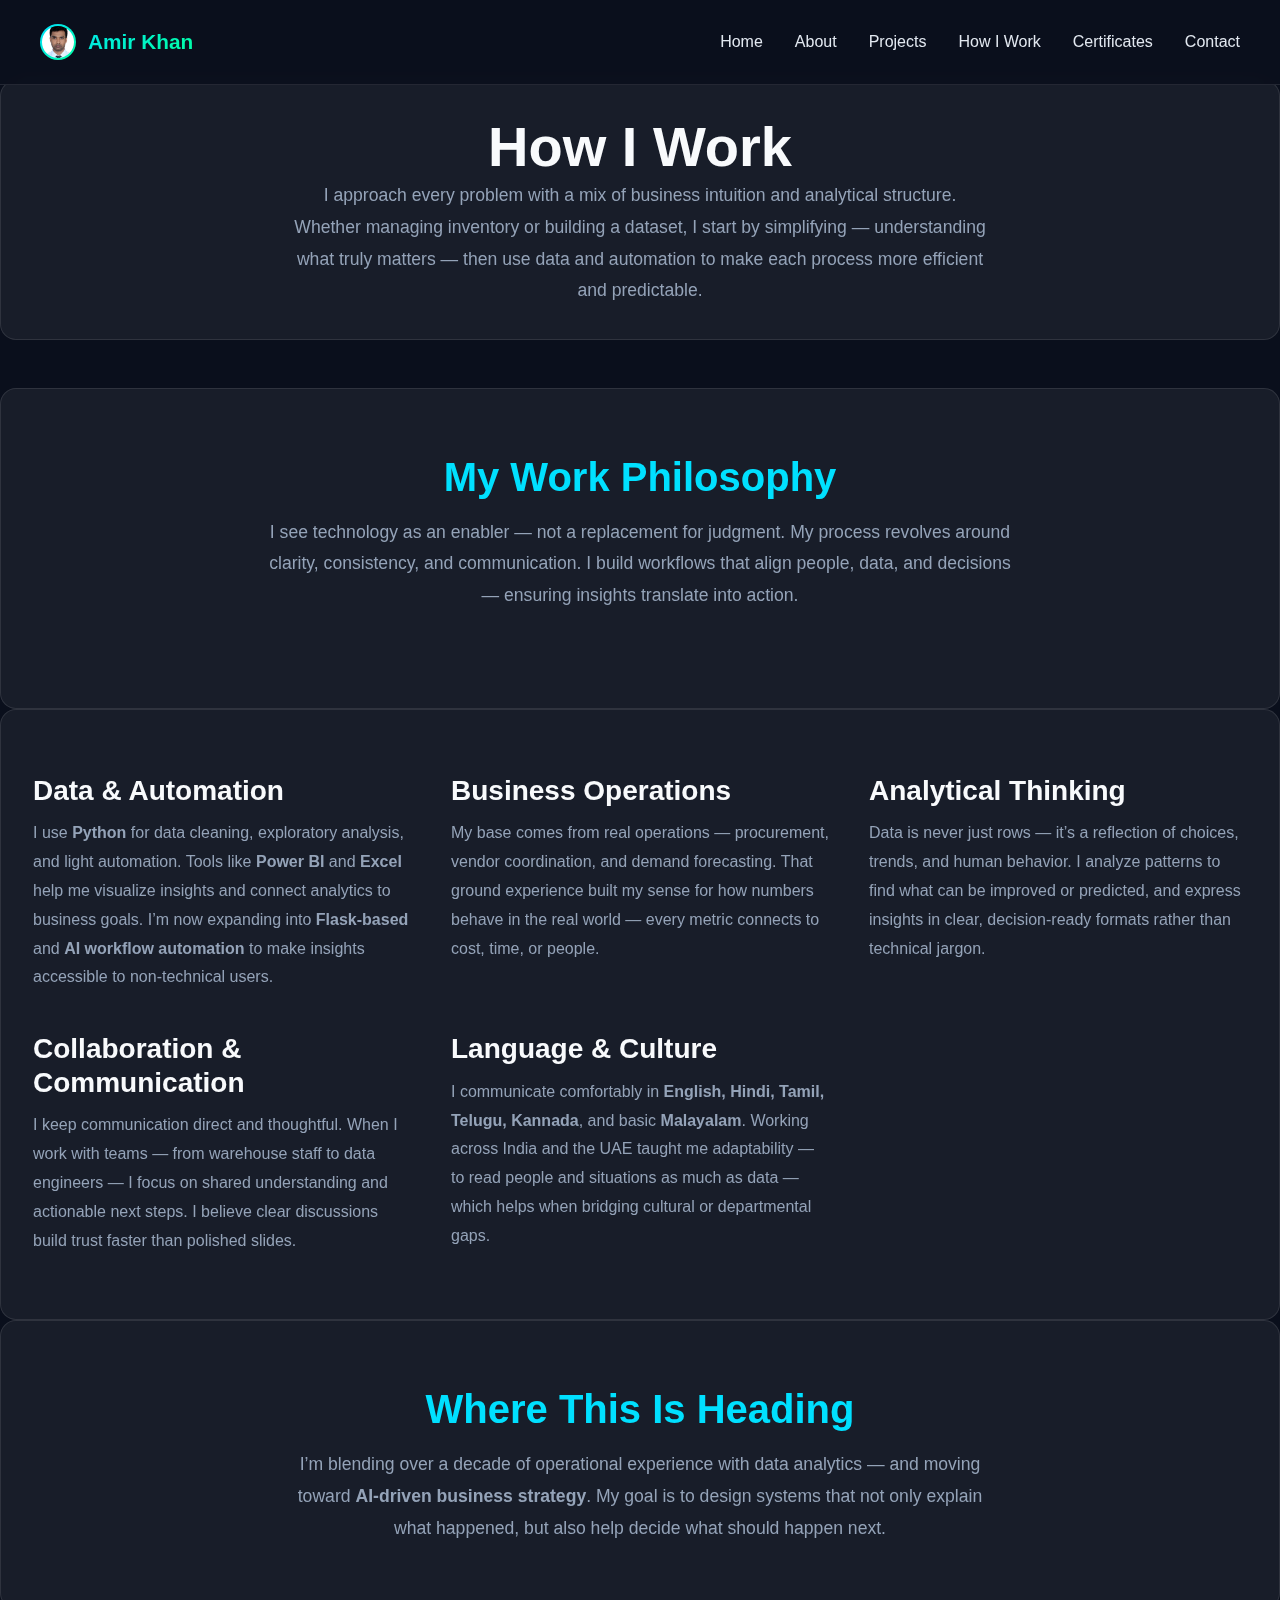
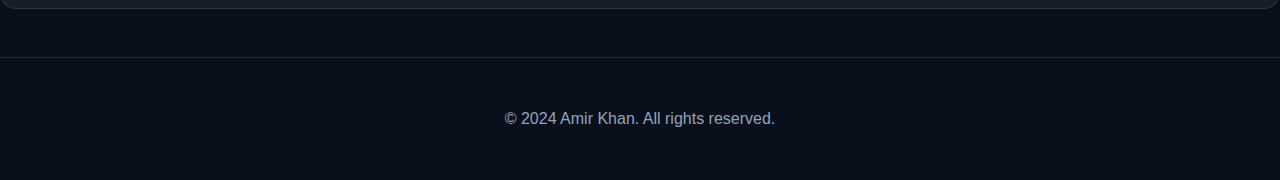
<file: how i work.html>
<!DOCTYPE html>
<html lang="en">
<head>
  <meta charset="UTF-8">
  <meta name="viewport" content="width=device-width, initial-scale=1.0">
  <meta name="description" content="How Amir Khan approaches work — blending operational experience with analytics and AI.">
  <title>How I Work - Amir Khan</title>
  <link rel="icon" type="image/x-icon" href="assets/images/favicon.ico">
  <link rel="stylesheet" href="assets/css/style.css">
  <style>
    main {
      padding-top: 80px;
    }
  </style>
</head>

<body>
  <!-- Navigation -->
  <nav>
    <div class="nav-container">
      <a href="index.html" class="logo">
        <div class="logo-image">
          <img src="assets/images/profile.jpg" alt="Amir Khan">
        </div>
        <span>Amir Khan</span>
      </a>
      <div class="menu-toggle" id="menuToggle">
        <span></span>
        <span></span>
        <span></span>
      </div>
      <ul id="navMenu">
        <li><a href="index.html">Home</a></li>
        <li><a href="about.html">About</a></li>
        <li><a href="projects.html">Projects</a></li>
        <li><a href="howiwork.html" class="active">How I Work</a></li>
        <li><a href="certificates.html">Certificates</a></li>
        <li><a href="contact.html">Contact</a></li>
      </ul>
    </div>
  </nav>

  <!-- Main Content -->
  <main>
    <!-- Intro Section -->
    <section class="glass-panel scroll-reveal" style="text-align: center; margin-bottom: 3rem;">
      <h1 class="text-gradient mb-sm">How I Work</h1>
      <p style="color: var(--text-secondary); font-size: 1.1rem; max-width: 700px; margin: 0 auto; line-height: 1.8;">
        I approach every problem with a mix of business intuition and analytical structure.  
        Whether managing inventory or building a dataset, I start by simplifying — understanding what truly matters — then use data and automation to make each process more efficient and predictable.
      </p>
    </section>

    <!-- Work Philosophy Section -->
    <section class="glass-panel scroll-reveal" style="padding: 4rem 2rem;">
      <h2 style="color: var(--accent-cyan); margin-bottom: 1rem; text-align: center;">My Work Philosophy</h2>
      <p style="color: var(--text-secondary); font-size: 1.1rem; max-width: 750px; margin: 0 auto 2rem; line-height: 1.8; text-align: center;">
        I see technology as an enabler — not a replacement for judgment.  
        My process revolves around clarity, consistency, and communication.  
        I build workflows that align people, data, and decisions — ensuring insights translate into action.
      </p>
    </section>

    <!-- Work Approach Sections -->
    <section class="glass-panel scroll-reveal" style="padding: 4rem 2rem;">
      <div style="display: grid; grid-template-columns: repeat(auto-fit, minmax(300px, 1fr)); gap: 2.5rem;">
        
        <!-- Data & Automation -->
        <div>
          <h3 style="color: var(--text-heading); margin-bottom: 0.75rem;">Data & Automation</h3>
          <p style="color: var(--text-secondary); line-height: 1.8;">
            I use <strong>Python</strong> for data cleaning, exploratory analysis, and light automation.  
            Tools like <strong>Power BI</strong> and <strong>Excel</strong> help me visualize insights and connect analytics to business goals.  
            I’m now expanding into <strong>Flask-based</strong> and <strong>AI workflow automation</strong> to make insights accessible to non-technical users.
          </p>
        </div>

        <!-- Business Operations -->
        <div>
          <h3 style="color: var(--text-heading); margin-bottom: 0.75rem;">Business Operations</h3>
          <p style="color: var(--text-secondary); line-height: 1.8;">
            My base comes from real operations — procurement, vendor coordination, and demand forecasting.  
            That ground experience built my sense for how numbers behave in the real world — every metric connects to cost, time, or people.
          </p>
        </div>

        <!-- Analytical Thinking -->
        <div>
          <h3 style="color: var(--text-heading); margin-bottom: 0.75rem;">Analytical Thinking</h3>
          <p style="color: var(--text-secondary); line-height: 1.8;">
            Data is never just rows — it’s a reflection of choices, trends, and human behavior.  
            I analyze patterns to find what can be improved or predicted, and express insights in clear, decision-ready formats rather than technical jargon.
          </p>
        </div>

        <!-- Collaboration -->
        <div>
          <h3 style="color: var(--text-heading); margin-bottom: 0.75rem;">Collaboration & Communication</h3>
          <p style="color: var(--text-secondary); line-height: 1.8;">
            I keep communication direct and thoughtful.  
            When I work with teams — from warehouse staff to data engineers — I focus on shared understanding and actionable next steps.  
            I believe clear discussions build trust faster than polished slides.
          </p>
        </div>

        <!-- Language & Culture -->
        <div>
          <h3 style="color: var(--text-heading); margin-bottom: 0.75rem;">Language & Culture</h3>
          <p style="color: var(--text-secondary); line-height: 1.8;">
            I communicate comfortably in <strong>English, Hindi, Tamil, Telugu, Kannada</strong>, and basic <strong>Malayalam</strong>.  
            Working across India and the UAE taught me adaptability — to read people and situations as much as data — which helps when bridging cultural or departmental gaps.
          </p>
        </div>
      </div>
    </section>

    <!-- Closing Section -->
    <section class="glass-panel scroll-reveal" style="text-align: center; padding: 4rem 2rem;">
      <h2 style="color: var(--accent-cyan); margin-bottom: 1rem;">Where This Is Heading</h2>
      <p style="color: var(--text-secondary); font-size: 1.1rem; max-width: 700px; margin: 0 auto; line-height: 1.8;">
        I’m blending over a decade of operational experience with data analytics — and moving toward  
        <strong>AI-driven business strategy</strong>. My goal is to design systems that not only explain what happened,  
        but also help decide what should happen next.
      </p>
    </section>
  </main>

  <!-- Footer -->
  <footer>
    <p>&copy; 2024 Amir Khan. All rights reserved.</p>
  </footer>

  <!-- Scripts -->
  <script>
    const menuToggle = document.getElementById('menuToggle');
    const navMenu = document.getElementById('navMenu');

    if (menuToggle) {
      menuToggle.addEventListener('click', () => {
        navMenu.classList.toggle('active');
      });
      document.querySelectorAll('#navMenu a').forEach(link => {
        link.addEventListener('click', () => {
          navMenu.classList.remove('active');
        });
      });
    }

    const observerOptions = {
      threshold: 0.1,
      rootMargin: '0px 0px -50px 0px'
    };
    const observer = new IntersectionObserver((entries) => {
      entries.forEach(entry => {
        if (entry.isIntersecting) {
          entry.target.classList.add('revealed');
        }
      });
    }, observerOptions);
    document.querySelectorAll('.scroll-reveal').forEach(el => observer.observe(el));
  </script>
</body>
</html>
</file>
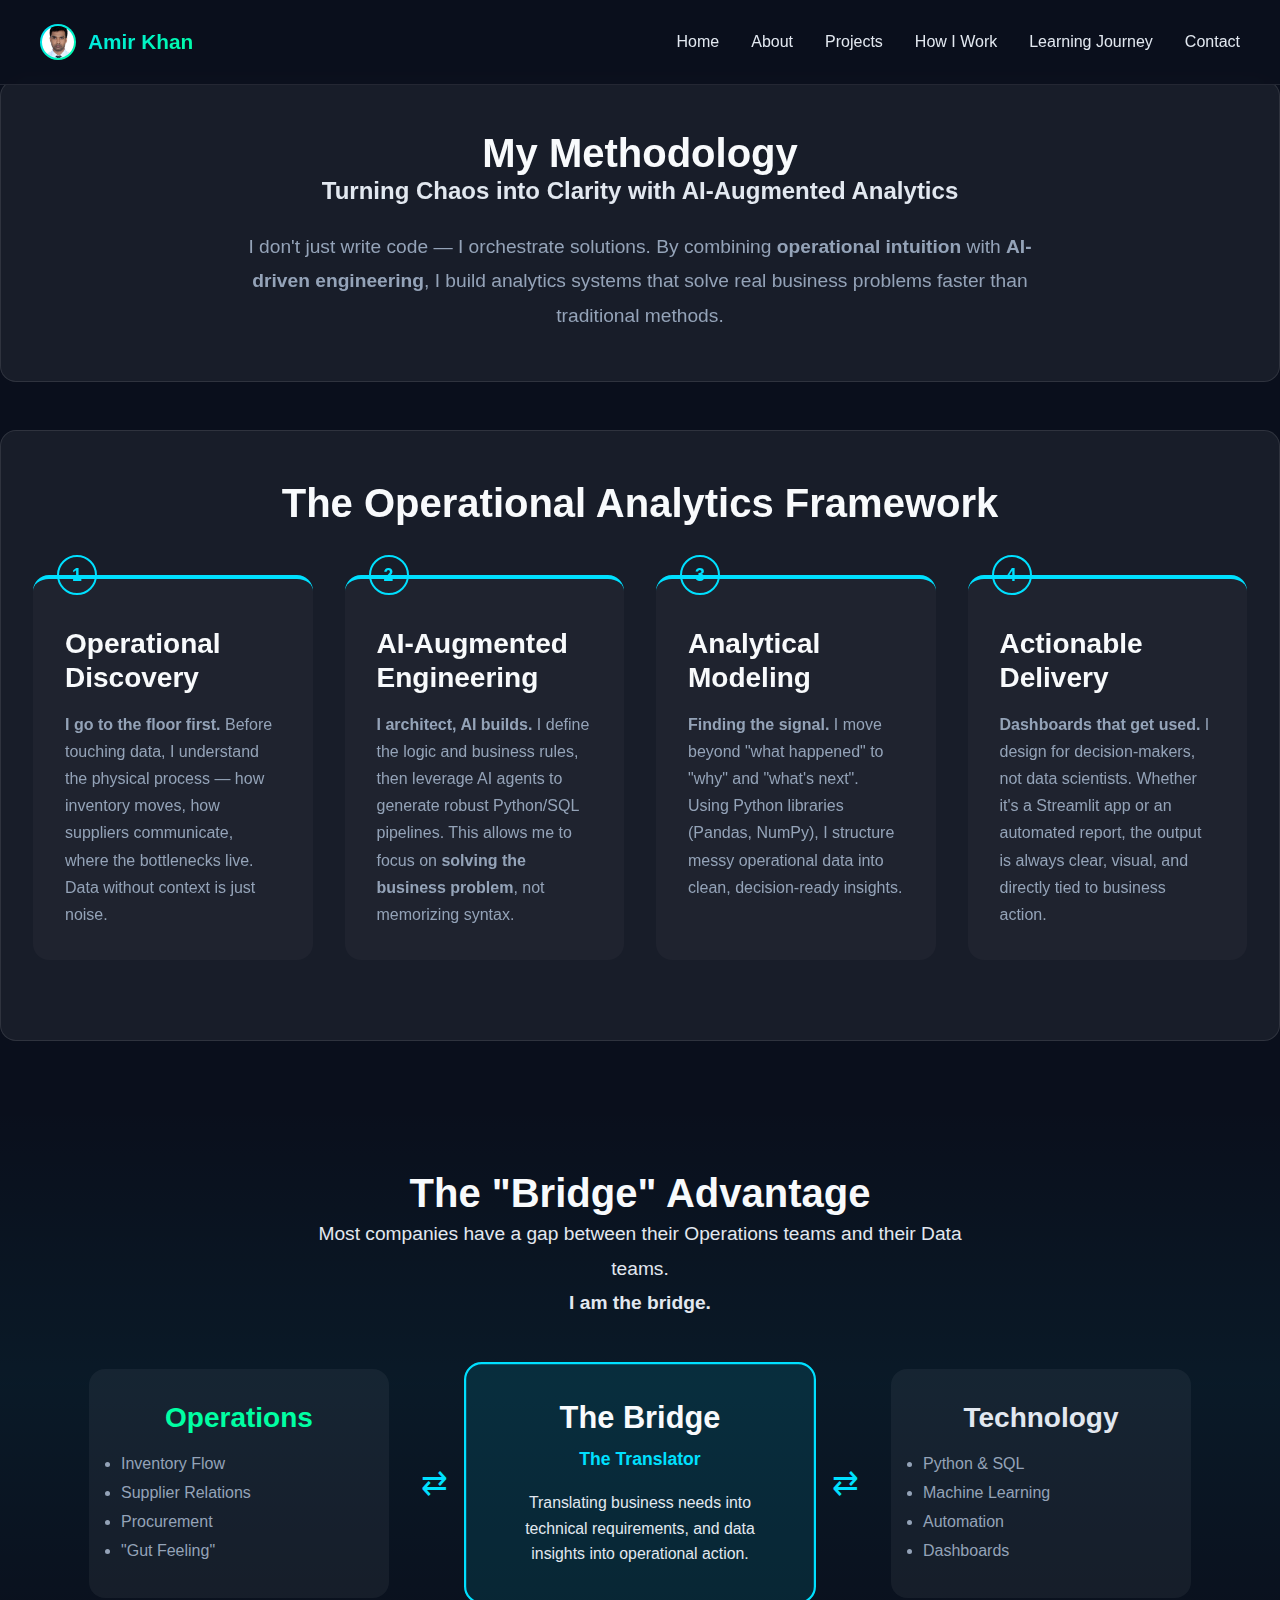
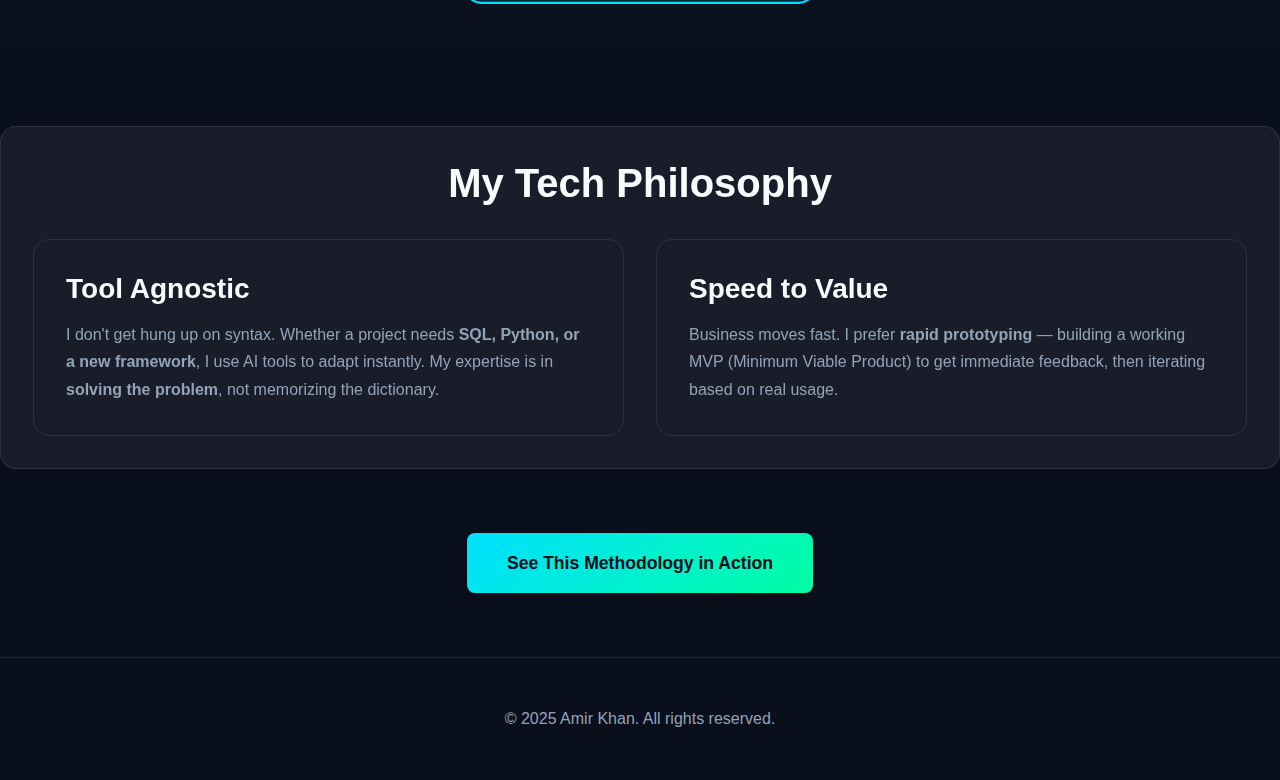
<file: howiwork.html>
<!DOCTYPE html>
<html lang="en">

<head>
  <meta charset="UTF-8">
  <meta name="viewport" content="width=device-width, initial-scale=1.0">
  <meta name="description" content="How Amir Khan works - AI-Augmented Analytics and Operational Intelligence.">
  <title>How I Work - Amir Khan</title>
  <link rel="icon" type="image/x-icon" href="assets/images/favicon.ico">
  <link rel="stylesheet" href="assets/css/style.css">
  <style>
    main {
      padding-top: 80px;
    }

    .methodology-grid {
      display: grid;
      grid-template-columns: repeat(auto-fit, minmax(250px, 1fr));
      gap: 2rem;
      margin: 3rem 0;
    }

    .step-card {
      background: rgba(255, 255, 255, 0.03);
      padding: 2rem;
      border-radius: var(--radius-md);
      border-top: 4px solid var(--accent-cyan);
      position: relative;
      transition: all 0.3s ease;
    }

    .step-card:hover {
      transform: translateY(-5px);
      background: rgba(0, 224, 255, 0.05);
      box-shadow: 0 10px 30px rgba(0, 224, 255, 0.1);
    }

    .step-number {
      position: absolute;
      top: -1.5rem;
      left: 1.5rem;
      background: var(--bg-secondary);
      border: 2px solid var(--accent-cyan);
      color: var(--accent-cyan);
      width: 40px;
      height: 40px;
      border-radius: 50%;
      display: flex;
      align-items: center;
      justify-content: center;
      font-weight: 700;
      font-size: 1.1rem;
    }

    .bridge-section {
      background: linear-gradient(180deg, rgba(0, 0, 0, 0) 0%, rgba(0, 224, 255, 0.05) 50%, rgba(0, 0, 0, 0) 100%);
      padding: 4rem 2rem;
      margin: 4rem 0;
      text-align: center;
    }

    .tech-philosophy {
      display: grid;
      grid-template-columns: repeat(auto-fit, minmax(300px, 1fr));
      gap: 2rem;
      margin-top: 2rem;
    }

    .philosophy-card {
      border: 1px solid rgba(255, 255, 255, 0.1);
      padding: 2rem;
      border-radius: var(--radius-md);
    }
  </style>
</head>

<body>
  <!-- Navigation -->
  <nav>
    <div class="nav-container">
      <a href="index.html" class="logo">
        <div class="logo-image"><img src="assets/images/profile.jpg" alt="Amir Khan"></div>
        <span>Amir Khan</span>
      </a>
      <div class="menu-toggle" id="menuToggle"><span></span><span></span><span></span></div>
      <ul id="navMenu">
        <li><a href="index.html">Home</a></li>
        <li><a href="about.html">About</a></li>
        <li><a href="projects.html">Projects</a></li>
        <li><a href="howiwork.html" class="active">How I Work</a></li>
        <li><a href="learningjourney.html">Learning Journey</a></li>
        <li><a href="contact.html">Contact</a></li>
      </ul>
    </div>
  </nav>

  <!-- Main Content -->
  <main>
    <!-- Hero Section -->
    <section class="glass-panel scroll-reveal" style="text-align: center; padding: 3rem 2rem;">
      <h1 class="text-gradient mb-sm" style="font-size: 2.5rem;">My Methodology</h1>
      <h2 style="color: var(--text-primary); font-size: 1.5rem; margin-bottom: 1.5rem;">Turning Chaos into Clarity with
        AI-Augmented Analytics</h2>
      <p style="color: var(--text-secondary); font-size: 1.2rem; max-width: 800px; margin: 0 auto; line-height: 1.8;">
        I don't just write code — I orchestrate solutions. By combining <strong>operational intuition</strong> with
        <strong>AI-driven engineering</strong>,
        I build analytics systems that solve real business problems faster than traditional methods.
      </p>
    </section>

    <!-- 4-Step Workflow -->
    <section class="glass-panel scroll-reveal" style="margin-top: 3rem; padding-top: 3rem;">
      <h2 style="text-align: center; margin-bottom: 3rem;">The Operational Analytics Framework</h2>

      <div class="methodology-grid">
        <!-- Step 1 -->
        <div class="step-card scroll-reveal">
          <div class="step-number">1</div>
          <h3 style="color: var(--text-heading); margin-top: 1rem; margin-bottom: 1rem;">Operational Discovery</h3>
          <p style="color: var(--text-secondary); line-height: 1.7;">
            <strong>I go to the floor first.</strong> Before touching data, I understand the physical process — how
            inventory moves, how suppliers communicate, where the bottlenecks live.
            Data without context is just noise.
          </p>
        </div>

        <!-- Step 2 -->
        <div class="step-card scroll-reveal">
          <div class="step-number">2</div>
          <h3 style="color: var(--text-heading); margin-top: 1rem; margin-bottom: 1rem;">AI-Augmented Engineering</h3>
          <p style="color: var(--text-secondary); line-height: 1.7;">
            <strong>I architect, AI builds.</strong> I define the logic and business rules, then leverage AI agents to
            generate robust Python/SQL pipelines.
            This allows me to focus on <strong>solving the business problem</strong>, not memorizing syntax.
          </p>
        </div>

        <!-- Step 3 -->
        <div class="step-card scroll-reveal">
          <div class="step-number">3</div>
          <h3 style="color: var(--text-heading); margin-top: 1rem; margin-bottom: 1rem;">Analytical Modeling</h3>
          <p style="color: var(--text-secondary); line-height: 1.7;">
            <strong>Finding the signal.</strong> I move beyond "what happened" to "why" and "what's next".
            Using Python libraries (Pandas, NumPy), I structure messy operational data into clean, decision-ready
            insights.
          </p>
        </div>

        <!-- Step 4 -->
        <div class="step-card scroll-reveal">
          <div class="step-number">4</div>
          <h3 style="color: var(--text-heading); margin-top: 1rem; margin-bottom: 1rem;">Actionable Delivery</h3>
          <p style="color: var(--text-secondary); line-height: 1.7;">
            <strong>Dashboards that get used.</strong> I design for decision-makers, not data scientists.
            Whether it's a Streamlit app or an automated report, the output is always clear, visual, and directly tied
            to business action.
          </p>
        </div>
      </div>
    </section>

    <!-- The Bridge Section -->
    <section class="bridge-section scroll-reveal">
      <h2 class="text-gradient mb-lg">The "Bridge" Advantage</h2>
      <p
        style="color: var(--text-primary); font-size: 1.2rem; max-width: 700px; margin: 0 auto 3rem; line-height: 1.8;">
        Most companies have a gap between their Operations teams and their Data teams. <br><strong>I am the
          bridge.</strong>
      </p>

      <div style="display: flex; flex-wrap: wrap; justify-content: center; gap: 2rem; align-items: center;">
        <div style="background: rgba(255,255,255,0.05); padding: 2rem; border-radius: var(--radius-md); width: 300px;">
          <h3 style="color: var(--accent-emerald);">Operations</h3>
          <ul style="text-align: left; color: var(--text-secondary); margin-top: 1rem; line-height: 1.8;">
            <li>Inventory Flow</li>
            <li>Supplier Relations</li>
            <li>Procurement</li>
            <li>"Gut Feeling"</li>
          </ul>
        </div>

        <div style="font-size: 2rem; color: var(--accent-cyan);">⇄</div>

        <div
          style="background: rgba(0, 224, 255, 0.1); padding: 2rem; border-radius: var(--radius-md); width: 320px; border: 2px solid var(--accent-cyan); transform: scale(1.1);">
          <h3 style="color: var(--text-heading);">The Bridge</h3>
          <p style="color: var(--accent-cyan); font-weight: 600; margin-top: 0.5rem;">The Translator</p>
          <p style="font-size: 0.9rem; margin-top: 1rem; line-height: 1.6;">
            Translating business needs into technical requirements, and data insights into operational action.
          </p>
        </div>

        <div style="font-size: 2rem; color: var(--accent-cyan);">⇄</div>

        <div style="background: rgba(255,255,255,0.05); padding: 2rem; border-radius: var(--radius-md); width: 300px;">
          <h3 style="color: var(--accent-purple);">Technology</h3>
          <ul style="text-align: left; color: var(--text-secondary); margin-top: 1rem; line-height: 1.8;">
            <li>Python & SQL</li>
            <li>Machine Learning</li>
            <li>Automation</li>
            <li>Dashboards</li>
          </ul>
        </div>
      </div>
    </section>

    <!-- Tech Philosophy -->
    <section class="glass-panel scroll-reveal">
      <h2 class="text-gradient mb-lg" style="text-align: center;">My Tech Philosophy</h2>

      <div class="tech-philosophy">
        <div class="philosophy-card">
          <h3 style="color: var(--text-heading); margin-bottom: 1rem;">Tool Agnostic</h3>
          <p style="color: var(--text-secondary); line-height: 1.7;">
            I don't get hung up on syntax. Whether a project needs <strong>SQL, Python, or a new framework</strong>,
            I use AI tools to adapt instantly. My expertise is in <strong>solving the problem</strong>, not memorizing
            the dictionary.
          </p>
        </div>

        <div class="philosophy-card">
          <h3 style="color: var(--text-heading); margin-bottom: 1rem;">Speed to Value</h3>
          <p style="color: var(--text-secondary); line-height: 1.7;">
            Business moves fast. I prefer <strong>rapid prototyping</strong> — building a working MVP (Minimum Viable
            Product)
            to get immediate feedback, then iterating based on real usage.
          </p>
        </div>
      </div>
    </section>

    <!-- CTA -->
    <section style="text-align: center; margin: 4rem 0;">
      <a href="projects.html" class="btn btn-primary" style="padding: 1rem 2.5rem; font-size: 1.1rem;">See This
        Methodology in Action</a>
    </section>

  </main>

  <!-- Footer -->
  <footer>
    <p>&copy; 2025 Amir Khan. All rights reserved.</p>
  </footer>


  <!-- Scripts -->
  <script>
    const menuToggle = document.getElementById('menuToggle');
    const navMenu = document.getElementById('navMenu');

    if (menuToggle) {
      menuToggle.addEventListener('click', () => {
        navMenu.classList.toggle('active');
        menuToggle.classList.toggle('active');
      });

      document.querySelectorAll('#navMenu a').forEach(link => {
        link.addEventListener('click', () => {
          navMenu.classList.remove('active');
          menuToggle.classList.remove('active');
        });
      });
    }

    const observer = new IntersectionObserver((entries) => {
      entries.forEach(entry => {
        if (entry.isIntersecting) {
          entry.target.classList.add('revealed');
        }
      });
    }, observerOptions);

    document.querySelectorAll('.scroll-reveal').forEach(el => {
      observer.observe(el);
    });
  </script>
</body>

</html>
</file>
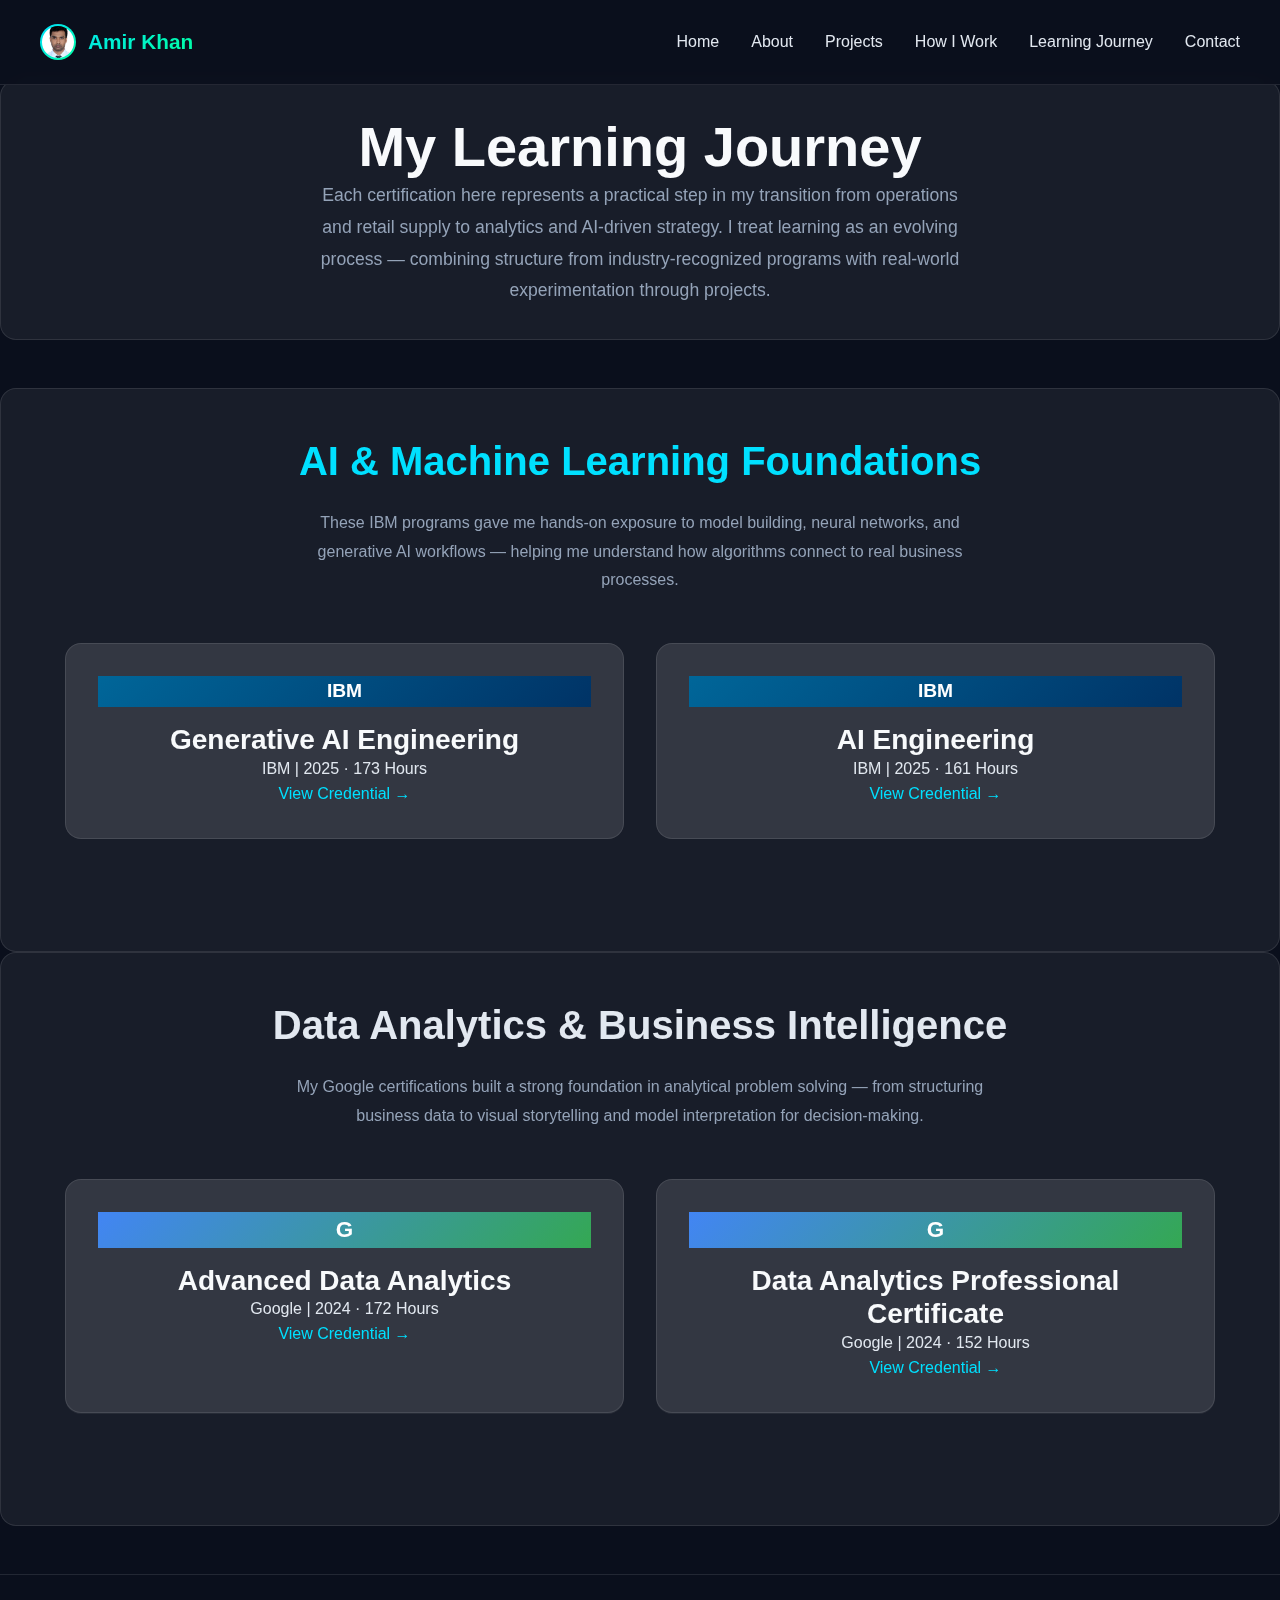
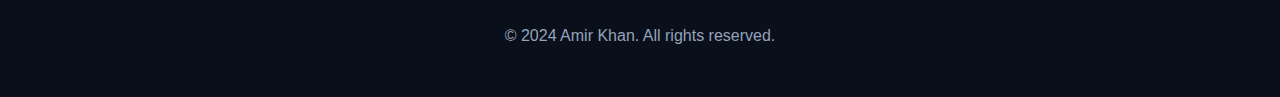
<file: learning journey.html>
<!DOCTYPE html>
<html lang="en">
<head>
  <meta charset="UTF-8">
  <meta name="viewport" content="width=device-width, initial-scale=1.0">
  <meta name="description" content="Amir Khan’s structured learning journey in data analytics, AI, and business intelligence.">
  <title>Learning Journey - Amir Khan</title>
  <link rel="icon" type="image/x-icon" href="assets/images/favicon.ico">
  <link rel="stylesheet" href="assets/css/style.css">
  <style>
    main { padding-top: 80px; }
    .certificate-grid {
      display: grid;
      grid-template-columns: repeat(auto-fit, minmax(280px, 1fr));
      gap: 2rem;
      margin-top: 2rem;
      padding: 0 2rem 4rem;
    }
    .certificate-card h3 {
      margin-top: 1rem;
      color: var(--text-heading);
    }
    .certificate-card p {
      line-height: 1.5;
    }
  </style>
</head>
<body>
  <!-- Navigation -->
  <nav>
    <div class="nav-container">
      <a href="index.html" class="logo">
        <div class="logo-image">
          <img src="assets/images/profile.jpg" alt="Amir Khan">
        </div>
        <span>Amir Khan</span>
      </a>
      <div class="menu-toggle" id="menuToggle">
        <span></span><span></span><span></span>
      </div>
      <ul id="navMenu">
        <li><a href="index.html">Home</a></li>
        <li><a href="about.html">About</a></li>
        <li><a href="projects.html">Projects</a></li>
        <li><a href="skills.html">How I Work</a></li>
        <li><a href="certificates.html" class="active">Learning Journey</a></li>
        <li><a href="contact.html">Contact</a></li>
      </ul>
    </div>
  </nav>

  <!-- Main Content -->
  <main>
    <section class="glass-panel scroll-reveal" style="text-align: center; margin-bottom: 3rem;">
      <h1 class="text-gradient mb-sm">My Learning Journey</h1>
      <p style="color: var(--text-secondary); font-size: 1.1rem; max-width: 650px; margin: 0 auto; line-height: 1.8;">
        Each certification here represents a practical step in my transition from operations and retail supply to analytics and AI-driven strategy.  
        I treat learning as an evolving process — combining structure from industry-recognized programs with real-world experimentation through projects.
      </p>
    </section>

    <section class="glass-panel scroll-reveal" style="text-align: center; padding: 3rem 2rem;">
      <h2 style="color: var(--accent-cyan); margin-bottom: 1.5rem;">AI & Machine Learning Foundations</h2>
      <p style="color: var(--text-secondary); font-size: 1rem; max-width: 700px; margin: 0 auto 3rem; line-height: 1.8;">
        These IBM programs gave me hands-on exposure to model building, neural networks, and generative AI workflows —  
        helping me understand how algorithms connect to real business processes.
      </p>

      <div class="certificate-grid">
        <div class="glass-panel certificate-card scroll-reveal">
          <div class="certificate-logo" style="background: linear-gradient(135deg, #006699 0%, #003366 100%); color: white; font-weight: bold; font-size: 1.2rem;">IBM</div>
          <h3>Generative AI Engineering</h3>
          <p>IBM | 2025 · 173 Hours</p>
          <a href="https://www.credly.com/badges/89df72c1-311d-46d0-82a7-4e7665f85475/linked_in_profile" target="_blank" style="color: var(--accent-cyan); text-decoration: none;">View Credential →</a>
        </div>

        <div class="glass-panel certificate-card scroll-reveal">
          <div class="certificate-logo" style="background: linear-gradient(135deg, #006699 0%, #003366 100%); color: white; font-weight: bold; font-size: 1.2rem;">IBM</div>
          <h3>AI Engineering</h3>
          <p>IBM | 2025 · 161 Hours</p>
          <a href="https://www.credly.com/badges/a5177af0-68f9-4282-9f20-453dd70b0871/linked_in_profile" target="_blank" style="color: var(--accent-cyan); text-decoration: none;">View Credential →</a>
        </div>
      </div>
    </section>

    <section class="glass-panel scroll-reveal" style="text-align: center; padding: 3rem 2rem;">
      <h2 style="color: var(--accent-green); margin-bottom: 1.5rem;">Data Analytics & Business Intelligence</h2>
      <p style="color: var(--text-secondary); font-size: 1rem; max-width: 700px; margin: 0 auto 3rem; line-height: 1.8;">
        My Google certifications built a strong foundation in analytical problem solving —  
        from structuring business data to visual storytelling and model interpretation for decision-making.
      </p>

      <div class="certificate-grid">
        <div class="glass-panel certificate-card scroll-reveal">
          <div class="certificate-logo" style="background: linear-gradient(135deg, #4285F4 0%, #34A853 100%); color: white; font-weight: bold; font-size: 1.4rem;">G</div>
          <h3>Advanced Data Analytics</h3>
          <p>Google | 2024 · 172 Hours</p>
          <a href="https://www.credly.com/badges/8669fc84-e78a-419c-918f-790e980a98e2/linked_in_profile" target="_blank" style="color: var(--accent-cyan); text-decoration: none;">View Credential →</a>
        </div>

        <div class="glass-panel certificate-card scroll-reveal">
          <div class="certificate-logo" style="background: linear-gradient(135deg, #4285F4 0%, #34A853 100%); color: white; font-weight: bold; font-size: 1.4rem;">G</div>
          <h3>Data Analytics Professional Certificate</h3>
          <p>Google | 2024 · 152 Hours</p>
          <a href="https://www.credly.com/badges/faaf2af8-d740-4094-bbfb-9d7f16c3e2dd/linked_in_profile" target="_blank" style="color: var(--accent-cyan); text-decoration: none;">View Credential →</a>
        </div>
      </div>
    </section>
  </main>

  <!-- Footer -->
  <footer>
    <p>&copy; 2024 Amir Khan. All rights reserved.</p>
  </footer>

  <!-- Scripts -->
  <script>
    const menuToggle = document.getElementById('menuToggle');
    const navMenu = document.getElementById('navMenu');
    if (menuToggle) {
      menuToggle.addEventListener('click', () => {
        navMenu.classList.toggle('active');
      });
      document.querySelectorAll('#navMenu a').forEach(link => {
        link.addEventListener('click', () => {
          navMenu.classList.remove('active');
        });
      });
    }

    const observerOptions = { threshold: 0.1, rootMargin: '0px 0px -50px 0px' };
    const observer = new IntersectionObserver((entries) => {
      entries.forEach(entry => {
        if (entry.isIntersecting) entry.target.classList.add('revealed');
      });
    }, observerOptions);
    document.querySelectorAll('.scroll-reveal').forEach(el => observer.observe(el));
  </script>
</body>
</html>
</file>
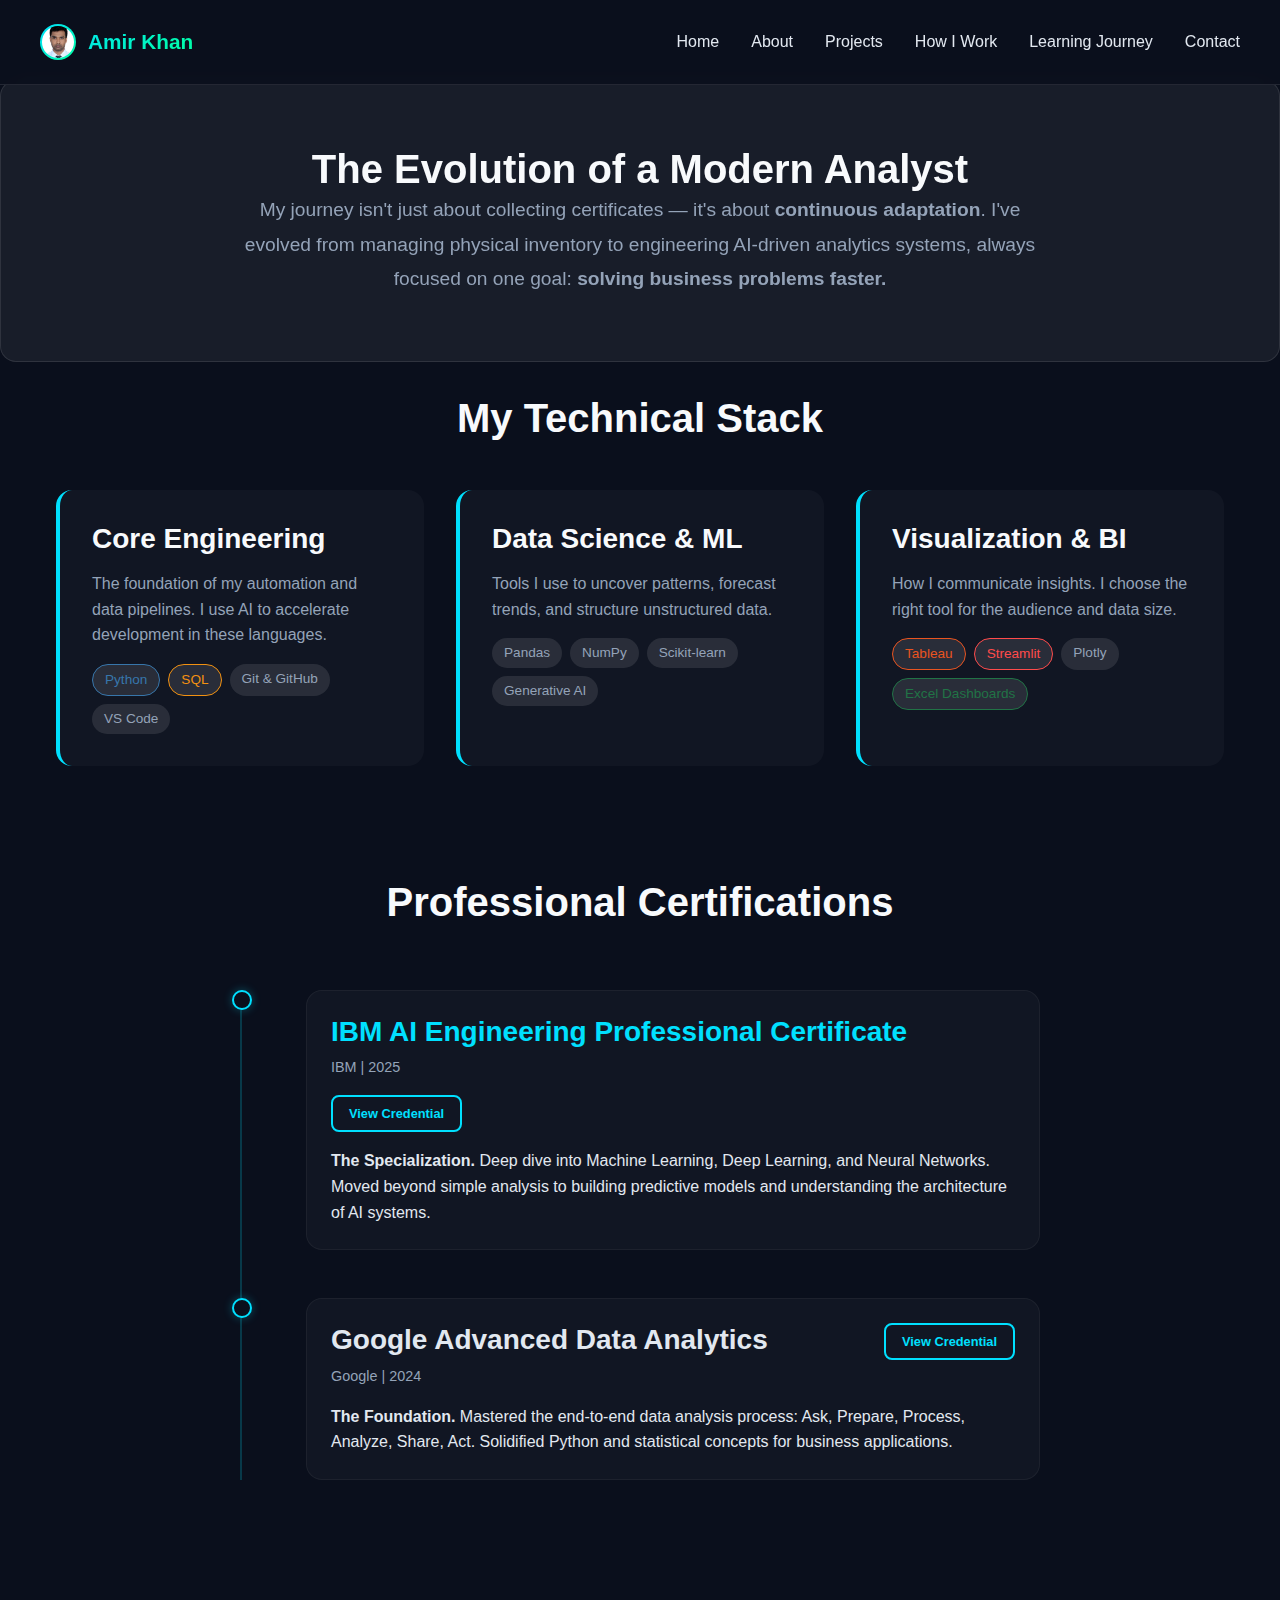
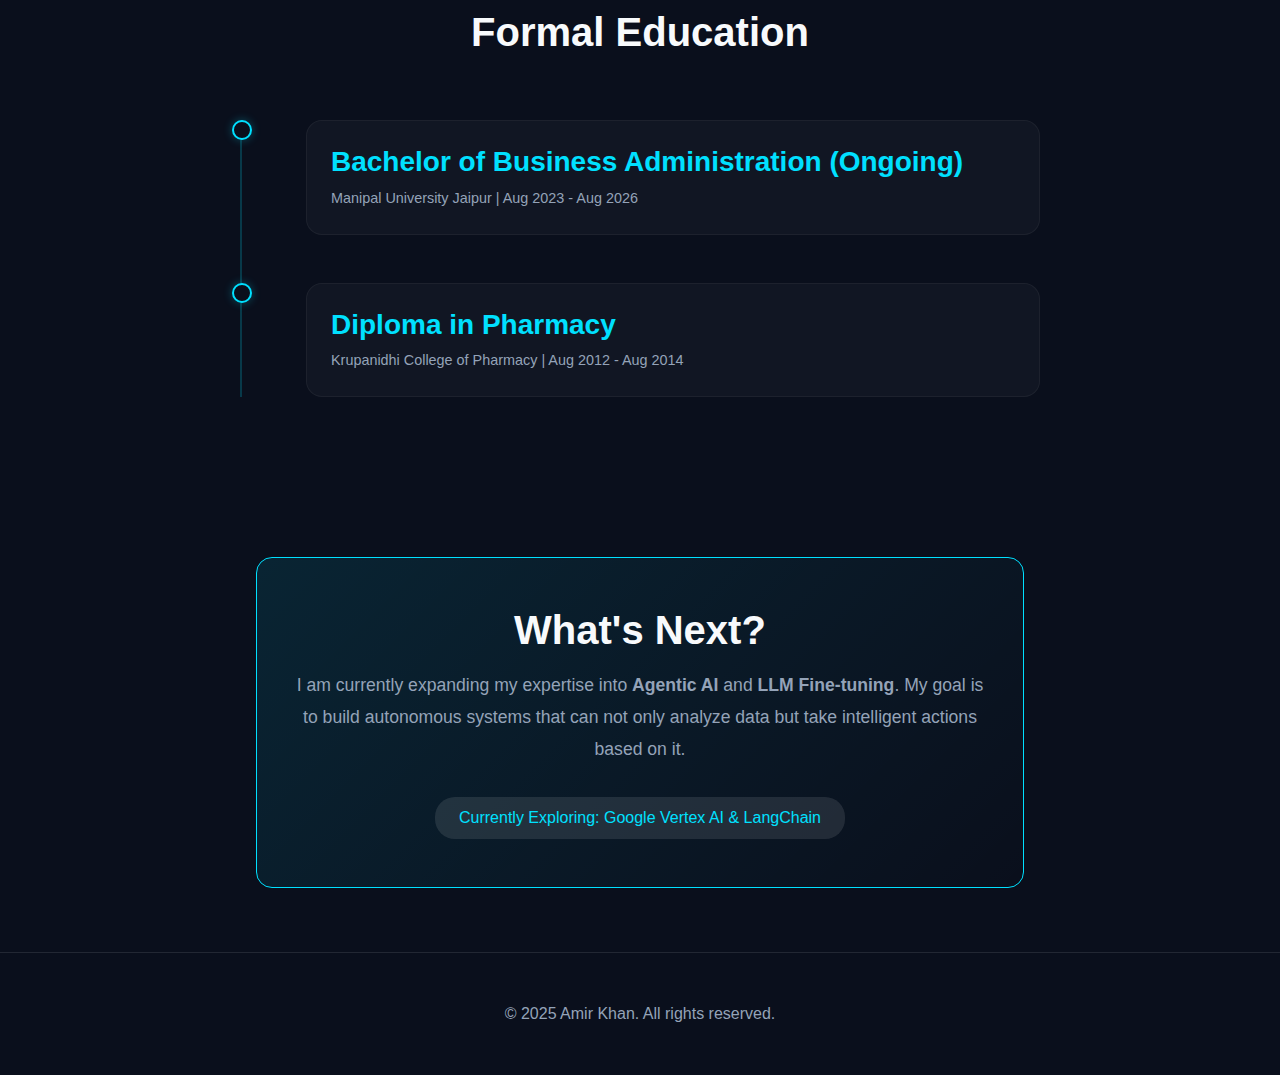
<file: learningjourney.html>
<!DOCTYPE html>
<html lang="en">

<head>
  <meta charset="UTF-8">
  <meta name="viewport" content="width=device-width, initial-scale=1.0">
  <meta name="description"
    content="Amir Khan - Continuous evolution in data analytics, AI engineering, and business intelligence.">
  <title>Learning Journey - Amir Khan</title>
  <link rel="icon" type="image/x-icon" href="assets/images/favicon.ico">
  <link rel="stylesheet" href="assets/css/style.css">
  <style>
    main {
      padding-top: 80px;
    }

    .skill-stack-grid {
      display: grid;
      grid-template-columns: repeat(auto-fit, minmax(300px, 1fr));
      gap: 2rem;
      margin: 3rem 0;
    }

    .skill-card {
      background: rgba(255, 255, 255, 0.03);
      padding: 2rem;
      border-radius: var(--radius-md);
      border-left: 4px solid var(--accent-cyan);
      transition: all 0.3s ease;
    }

    .skill-card:hover {
      transform: translateX(5px);
      background: rgba(0, 224, 255, 0.05);
    }

    .skill-tags {
      display: flex;
      flex-wrap: wrap;
      gap: 0.5rem;
      margin-top: 1rem;
    }

    .skill-tag {
      background: rgba(255, 255, 255, 0.1);
      padding: 0.25rem 0.75rem;
      border-radius: 20px;
      font-size: 0.85rem;
      color: var(--text-secondary);
    }

    .milestone-timeline {
      position: relative;
      max-width: 800px;
      margin: 4rem auto;
      padding-left: 2rem;
      border-left: 2px solid rgba(0, 224, 255, 0.2);
    }

    .milestone-item {
      position: relative;
      margin-bottom: 3rem;
      padding-left: 2rem;
    }

    .milestone-dot {
      position: absolute;
      left: -2.6rem;
      top: 0;
      width: 20px;
      height: 20px;
      background: var(--bg-primary);
      border: 2px solid var(--accent-cyan);
      border-radius: 50%;
      box-shadow: 0 0 10px rgba(0, 224, 255, 0.3);
    }

    .milestone-content {
      background: rgba(255, 255, 255, 0.03);
      padding: 1.5rem;
      border-radius: var(--radius-md);
      border: 1px solid rgba(255, 255, 255, 0.05);
    }

    .future-focus {
      background: linear-gradient(135deg, rgba(0, 224, 255, 0.1) 0%, rgba(0, 0, 0, 0) 100%);
      border: 1px solid var(--accent-cyan);
      padding: 3rem 2rem;
      border-radius: var(--radius-md);
      text-align: center;
      margin-top: 4rem;
    }
  </style>
</head>

<body>
  <!-- Navigation -->
  <nav>
    <div class="nav-container">
      <a href="index.html" class="logo">
        <div class="logo-image"><img src="assets/images/profile.jpg" alt="Amir Khan"></div>
        <span>Amir Khan</span>
      </a>
      <div class="menu-toggle" id="menuToggle"><span></span><span></span><span></span></div>
      <ul id="navMenu">
        <li><a href="index.html">Home</a></li>
        <li><a href="about.html">About</a></li>
        <li><a href="projects.html">Projects</a></li>
        <li><a href="howiwork.html">How I Work</a></li>
        <li><a href="learningjourney.html" class="active">Learning Journey</a></li>
        <li><a href="contact.html">Contact</a></li>
      </ul>
    </div>
  </nav>

  <!-- Main Content -->
  <main>
    <!-- Hero Section -->
    <section class="glass-panel scroll-reveal" style="text-align: center; padding: 4rem 2rem;">
      <h1 class="text-gradient mb-sm" style="font-size: 2.5rem;">The Evolution of a Modern Analyst</h1>
      <p style="color: var(--text-secondary); font-size: 1.2rem; max-width: 800px; margin: 0 auto; line-height: 1.8;">
        My journey isn't just about collecting certificates — it's about <strong>continuous adaptation</strong>.
        I've evolved from managing physical inventory to engineering AI-driven analytics systems, always focused on one
        goal:
        <strong>solving business problems faster.</strong>
      </p>
    </section>

    <!-- Skill Stack -->
    <section style="max-width: 1200px; margin: 0 auto; padding: 2rem 1rem;">
      <h2 class="text-gradient" style="text-align: center; margin-bottom: 2rem;">My Technical Stack</h2>

      <div class="skill-stack-grid">
        <!-- Core Engineering -->
        <div class="skill-card scroll-reveal">
          <h3 style="color: var(--text-heading); margin-bottom: 1rem;">Core Engineering</h3>
          <p style="color: var(--text-secondary); margin-bottom: 1rem;">
            The foundation of my automation and data pipelines. I use AI to accelerate development in these languages.
          </p>
          <div class="skill-tags">
            <span class="skill-tag" style="border: 1px solid #3776AB; color: #3776AB;">Python</span>
            <span class="skill-tag" style="border: 1px solid #F29111; color: #F29111;">SQL</span>
            <span class="skill-tag">Git & GitHub</span>
            <span class="skill-tag">VS Code</span>
          </div>
        </div>

        <!-- Data Science -->
        <div class="skill-card scroll-reveal">
          <h3 style="color: var(--text-heading); margin-bottom: 1rem;">Data Science & ML</h3>
          <p style="color: var(--text-secondary); margin-bottom: 1rem;">
            Tools I use to uncover patterns, forecast trends, and structure unstructured data.
          </p>
          <div class="skill-tags">
            <span class="skill-tag">Pandas</span>
            <span class="skill-tag">NumPy</span>
            <span class="skill-tag">Scikit-learn</span>
            <span class="skill-tag">Generative AI</span>
          </div>
        </div>

        <!-- Visualization -->
        <div class="skill-card scroll-reveal">
          <h3 style="color: var(--text-heading); margin-bottom: 1rem;">Visualization & BI</h3>
          <p style="color: var(--text-secondary); margin-bottom: 1rem;">
            How I communicate insights. I choose the right tool for the audience and data size.
          </p>
          <div class="skill-tags">
            <span class="skill-tag" style="border: 1px solid #E95420; color: #E95420;">Tableau</span>
            <span class="skill-tag" style="border: 1px solid #FF4B4B; color: #FF4B4B;">Streamlit</span>
            <span class="skill-tag">Plotly</span>
            <span class="skill-tag" style="border: 1px solid #217346; color: #217346;">Excel Dashboards</span>
          </div>
        </div>
      </div>
    </section>

    <!-- Milestones -->
    <section style="max-width: 1000px; margin: 0 auto; padding: 2rem 1rem;">
      <h2 style="color: var(--text-heading); text-align: center; margin-bottom: 3rem;">Professional Certifications</h2>

      <div class="milestone-timeline">

        <!-- IBM AI -->
        <div class="milestone-item scroll-reveal">
          <div class="milestone-dot"></div>
          <div class="milestone-content">
            <div
              style="display: flex; justify-content: space-between; align-items: flex-start; flex-wrap: wrap; gap: 1rem;">
              <div>
                <h3 style="color: var(--accent-cyan); margin-bottom: 0.5rem;">IBM AI Engineering Professional
                  Certificate</h3>
                <p style="color: var(--text-secondary); font-size: 0.9rem;">IBM | 2025</p>
              </div>
              <a href="https://www.credly.com/badges/a5177af0-68f9-4282-9f20-453dd70b0871/linked_in_profile"
                target="_blank" class="btn btn-secondary" style="font-size: 0.8rem; padding: 0.4rem 1rem;">View
                Credential</a>
            </div>
            <p style="margin-top: 1rem; color: var(--text-primary);">
              <strong>The Specialization.</strong> Deep dive into Machine Learning, Deep Learning, and Neural Networks.
              Moved beyond simple analysis to building predictive models and understanding the architecture of AI
              systems.
            </p>
          </div>
        </div>

        <!-- Google Analytics -->
        <div class="milestone-item scroll-reveal">
          <div class="milestone-dot"></div>
          <div class="milestone-content">
            <div
              style="display: flex; justify-content: space-between; align-items: flex-start; flex-wrap: wrap; gap: 1rem;">
              <div>
                <h3 style="color: var(--accent-green); margin-bottom: 0.5rem;">Google Advanced Data Analytics</h3>
                <p style="color: var(--text-secondary); font-size: 0.9rem;">Google | 2024</p>
              </div>
              <a href="https://www.credly.com/badges/8669fc84-e78a-419c-918f-790e980a98e2/linked_in_profile"
                target="_blank" class="btn btn-secondary" style="font-size: 0.8rem; padding: 0.4rem 1rem;">View
                Credential</a>
            </div>
            <p style="margin-top: 1rem; color: var(--text-primary);">
              <strong>The Foundation.</strong> Mastered the end-to-end data analysis process: Ask, Prepare, Process,
              Analyze, Share, Act.
              Solidified Python and statistical concepts for business applications.
            </p>
          </div>
        </div>

      </div>
    </section>

    <!-- Formal Education -->
    <section style="max-width: 1000px; margin: 0 auto; padding: 2rem 1rem;">
      <h2 style="color: var(--text-heading); text-align: center; margin-bottom: 3rem;">Formal Education</h2>

      <div class="milestone-timeline">
        <div class="milestone-item scroll-reveal">
          <div class="milestone-dot"></div>
          <div class="milestone-content">
            <h3 style="color: var(--accent-cyan); margin-bottom: 0.5rem;">Bachelor of Business Administration (Ongoing)
            </h3>
            <p style="color: var(--text-secondary); font-size: 0.9rem;">Manipal University Jaipur | Aug 2023 - Aug 2026
            </p>
          </div>
        </div>

        <div class="milestone-item scroll-reveal">
          <div class="milestone-dot"></div>
          <div class="milestone-content">
            <h3 style="color: var(--accent-cyan); margin-bottom: 0.5rem;">Diploma in Pharmacy</h3>
            <p style="color: var(--text-secondary); font-size: 0.9rem;">Krupanidhi College of Pharmacy | Aug 2012 - Aug
              2014</p>
          </div>
        </div>
      </div>
    </section>

    <!-- Future Focus -->
    <section class="scroll-reveal" style="max-width: 800px; margin: 0 auto 4rem; padding: 0 1rem;">
      <div class="future-focus">
        <h2 style="color: var(--text-heading); margin-bottom: 1rem;">What's Next?</h2>
        <p style="color: var(--text-secondary); font-size: 1.1rem; line-height: 1.8; margin-bottom: 2rem;">
          I am currently expanding my expertise into <strong>Agentic AI</strong> and <strong>LLM Fine-tuning</strong>.
          My goal is to build autonomous systems that can not only analyze data but take intelligent actions based on
          it.
        </p>
        <div
          style="display: inline-block; background: rgba(255,255,255,0.1); padding: 0.5rem 1.5rem; border-radius: 20px; color: var(--accent-cyan);">
          Currently Exploring: Google Vertex AI & LangChain
        </div>
      </div>
    </section>

  </main>

  <!-- Footer -->
  <footer>
    <p>&copy; 2025 Amir Khan. All rights reserved.</p>
  </footer>

  <!-- Scripts -->
  <script>
    const menuToggle = document.getElementById('menuToggle');
    const navMenu = document.getElementById('navMenu');

    if (menuToggle) {
      menuToggle.addEventListener('click', () => {
        navMenu.classList.toggle('active');
        menuToggle.classList.toggle('active');
      });

      document.querySelectorAll('#navMenu a').forEach(link => {
        link.addEventListener('click', () => {
          navMenu.classList.remove('active');
          menuToggle.classList.remove('active');
        });
      });
    }

    const observerOptions = {
      threshold: 0.1,
      rootMargin: '0px 0px -50px 0px'
    };

    const observer = new IntersectionObserver((entries) => {
      entries.forEach(entry => {
        if (entry.isIntersecting) {
          entry.target.classList.add('revealed');
        }
      });
    }, observerOptions);

    document.querySelectorAll('.scroll-reveal').forEach(el => {
      observer.observe(el);
    });
  </script>
</body>

</html>
</file>
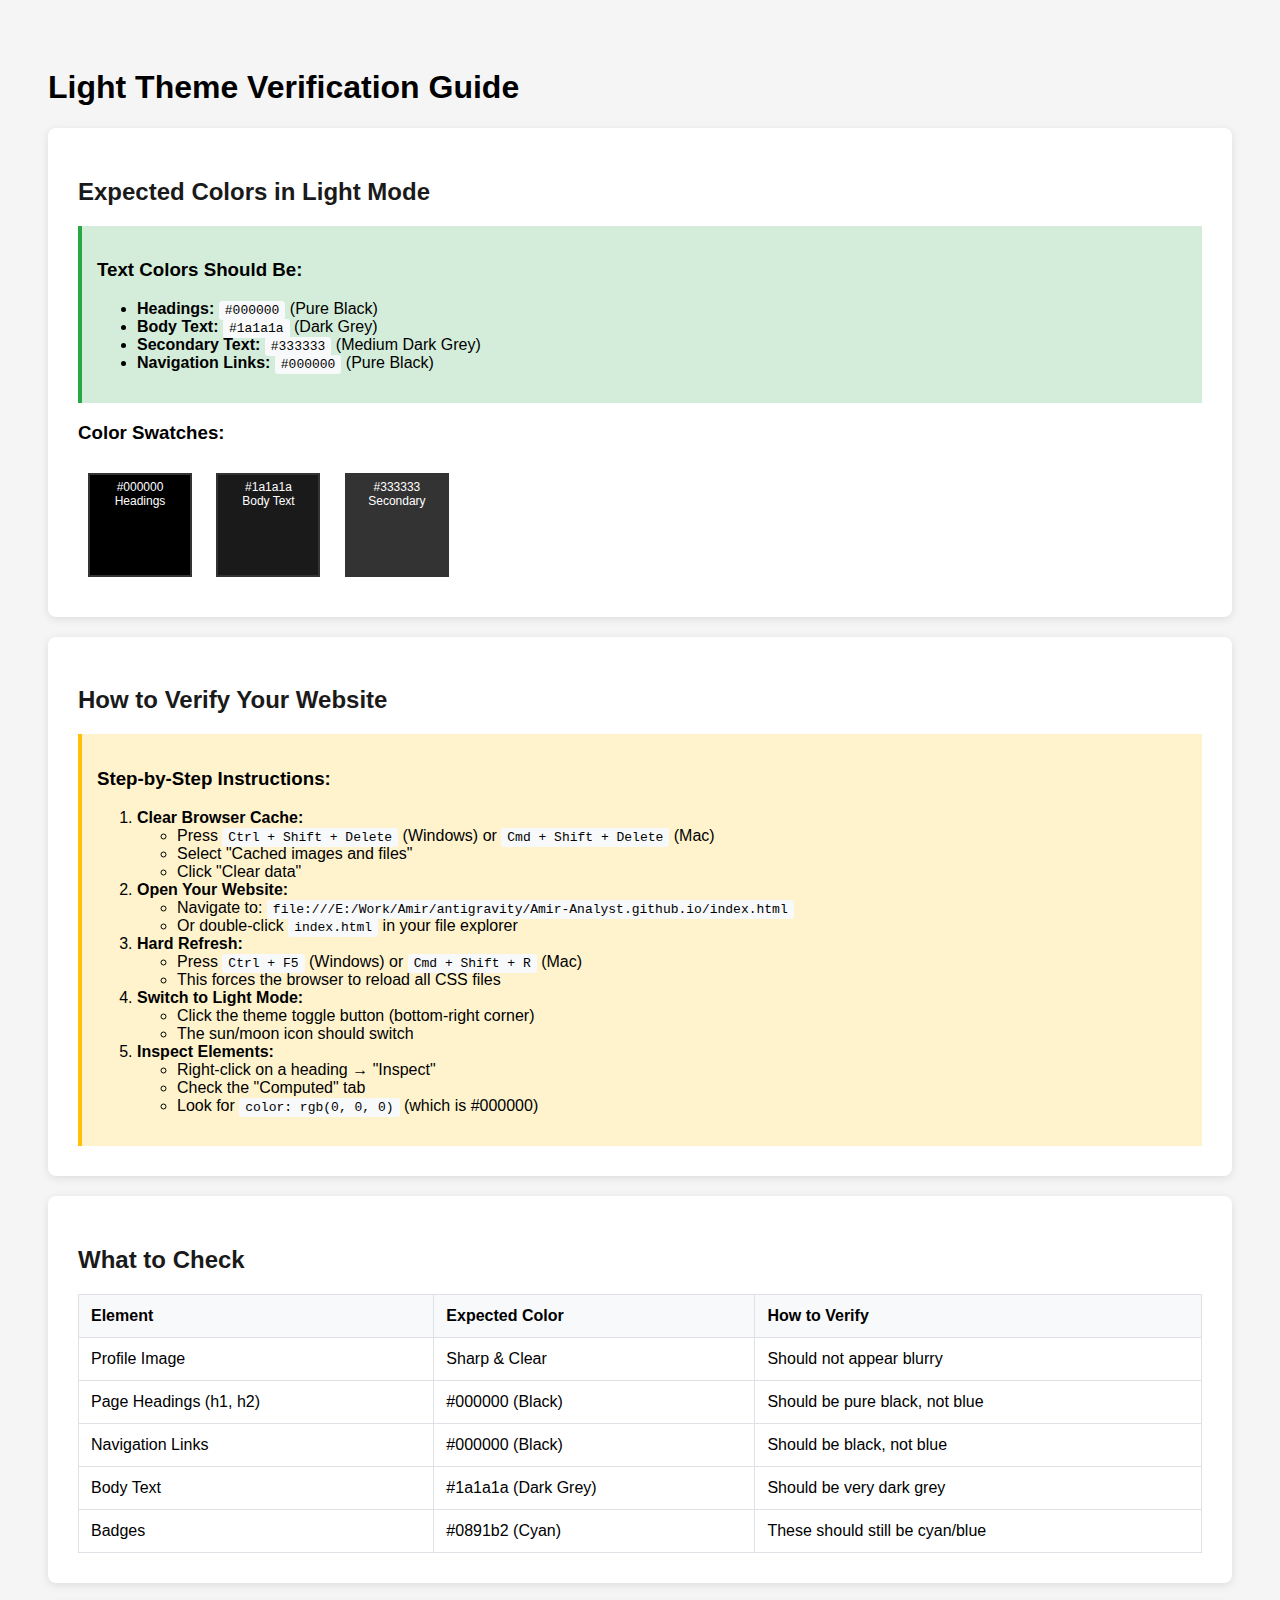
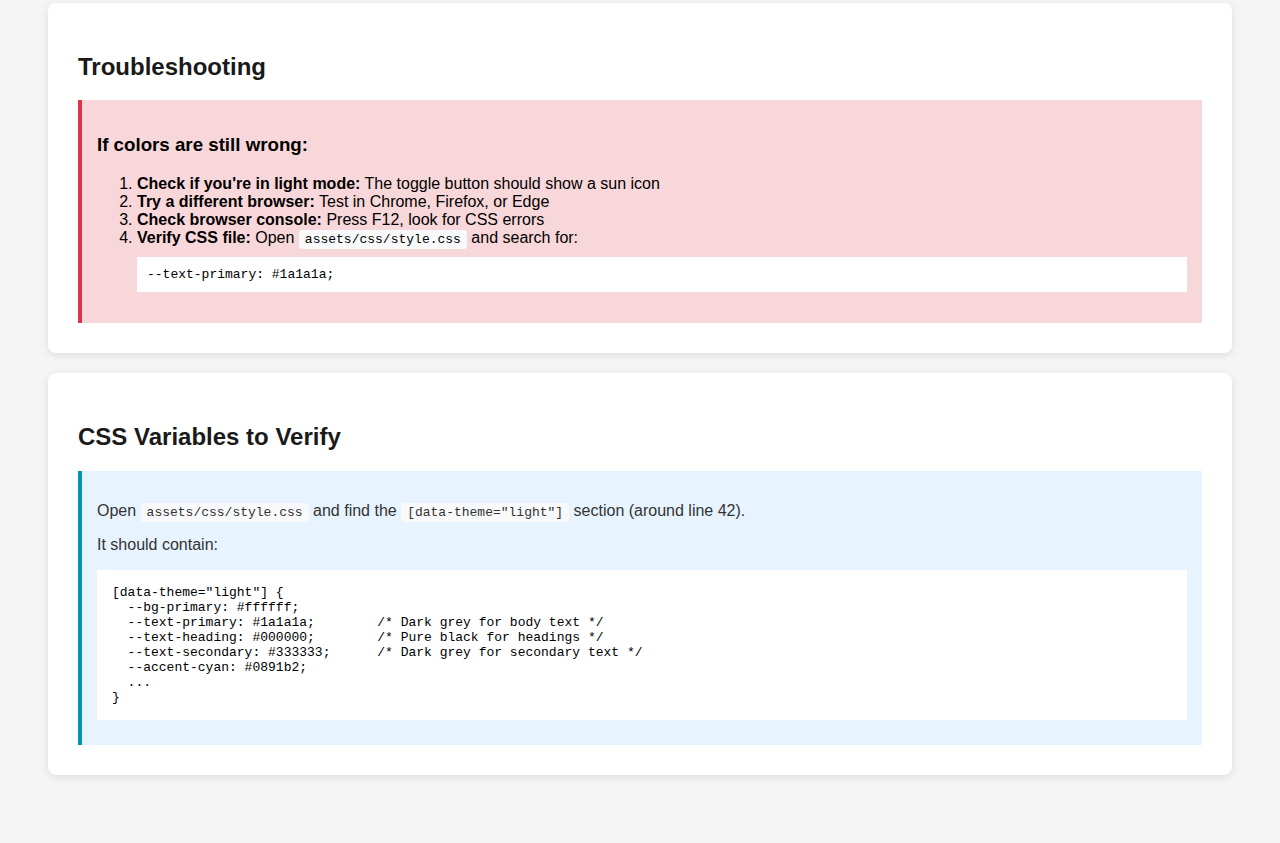
<file: LIGHT_THEME_VERIFICATION.html>
<!DOCTYPE html>
<html lang="en">

<head>
    <meta charset="UTF-8">
    <meta name="viewport" content="width=device-width, initial-scale=1.0">
    <title>Light Theme Verification Test</title>
    <style>
        body {
            font-family: Arial, sans-serif;
            padding: 40px;
            background: #f5f5f5;
        }

        .test-section {
            background: white;
            padding: 30px;
            margin: 20px 0;
            border-radius: 8px;
            box-shadow: 0 2px 8px rgba(0, 0, 0, 0.1);
        }

        .color-box {
            display: inline-block;
            width: 100px;
            height: 100px;
            margin: 10px;
            border: 2px solid #333;
            vertical-align: top;
        }

        .label {
            display: block;
            margin-top: 5px;
            font-size: 12px;
            text-align: center;
        }

        h1 {
            color: #000000;
        }

        h2 {
            color: #1a1a1a;
        }

        p {
            color: #333333;
        }

        .expected {
            background: #d4edda;
            padding: 15px;
            border-left: 4px solid #28a745;
        }

        .actual {
            background: #fff3cd;
            padding: 15px;
            border-left: 4px solid #ffc107;
        }

        code {
            background: #f8f9fa;
            padding: 2px 6px;
            border-radius: 3px;
            font-family: monospace;
        }
    </style>
</head>

<body>
    <h1>Light Theme Verification Guide</h1>

    <div class="test-section">
        <h2>Expected Colors in Light Mode</h2>
        <div class="expected">
            <h3>Text Colors Should Be:</h3>
            <ul>
                <li><strong>Headings:</strong> <code>#000000</code> (Pure Black)</li>
                <li><strong>Body Text:</strong> <code>#1a1a1a</code> (Dark Grey)</li>
                <li><strong>Secondary Text:</strong> <code>#333333</code> (Medium Dark Grey)</li>
                <li><strong>Navigation Links:</strong> <code>#000000</code> (Pure Black)</li>
            </ul>
        </div>

        <h3>Color Swatches:</h3>
        <div>
            <div class="color-box" style="background: #000000;">
                <span class="label" style="color: white;">#000000<br>Headings</span>
            </div>
            <div class="color-box" style="background: #1a1a1a;">
                <span class="label" style="color: white;">#1a1a1a<br>Body Text</span>
            </div>
            <div class="color-box" style="background: #333333;">
                <span class="label" style="color: white;">#333333<br>Secondary</span>
            </div>
        </div>
    </div>

    <div class="test-section">
        <h2>How to Verify Your Website</h2>
        <div class="actual">
            <h3>Step-by-Step Instructions:</h3>
            <ol>
                <li><strong>Clear Browser Cache:</strong>
                    <ul>
                        <li>Press <code>Ctrl + Shift + Delete</code> (Windows) or <code>Cmd + Shift + Delete</code>
                            (Mac)</li>
                        <li>Select "Cached images and files"</li>
                        <li>Click "Clear data"</li>
                    </ul>
                </li>
                <li><strong>Open Your Website:</strong>
                    <ul>
                        <li>Navigate to: <code>file:///E:/Work/Amir/antigravity/Amir-Analyst.github.io/index.html</code>
                        </li>
                        <li>Or double-click <code>index.html</code> in your file explorer</li>
                    </ul>
                </li>
                <li><strong>Hard Refresh:</strong>
                    <ul>
                        <li>Press <code>Ctrl + F5</code> (Windows) or <code>Cmd + Shift + R</code> (Mac)</li>
                        <li>This forces the browser to reload all CSS files</li>
                    </ul>
                </li>
                <li><strong>Switch to Light Mode:</strong>
                    <ul>
                        <li>Click the theme toggle button (bottom-right corner)</li>
                        <li>The sun/moon icon should switch</li>
                    </ul>
                </li>
                <li><strong>Inspect Elements:</strong>
                    <ul>
                        <li>Right-click on a heading → "Inspect"</li>
                        <li>Check the "Computed" tab</li>
                        <li>Look for <code>color: rgb(0, 0, 0)</code> (which is #000000)</li>
                    </ul>
                </li>
            </ol>
        </div>
    </div>

    <div class="test-section">
        <h2>What to Check</h2>
        <table style="width: 100%; border-collapse: collapse;">
            <tr style="background: #f8f9fa;">
                <th style="padding: 12px; text-align: left; border: 1px solid #dee2e6;">Element</th>
                <th style="padding: 12px; text-align: left; border: 1px solid #dee2e6;">Expected Color</th>
                <th style="padding: 12px; text-align: left; border: 1px solid #dee2e6;">How to Verify</th>
            </tr>
            <tr>
                <td style="padding: 12px; border: 1px solid #dee2e6;">Profile Image</td>
                <td style="padding: 12px; border: 1px solid #dee2e6;">Sharp & Clear</td>
                <td style="padding: 12px; border: 1px solid #dee2e6;">Should not appear blurry</td>
            </tr>
            <tr>
                <td style="padding: 12px; border: 1px solid #dee2e6;">Page Headings (h1, h2)</td>
                <td style="padding: 12px; border: 1px solid #dee2e6;">#000000 (Black)</td>
                <td style="padding: 12px; border: 1px solid #dee2e6;">Should be pure black, not blue</td>
            </tr>
            <tr>
                <td style="padding: 12px; border: 1px solid #dee2e6;">Navigation Links</td>
                <td style="padding: 12px; border: 1px solid #dee2e6;">#000000 (Black)</td>
                <td style="padding: 12px; border: 1px solid #dee2e6;">Should be black, not blue</td>
            </tr>
            <tr>
                <td style="padding: 12px; border: 1px solid #dee2e6;">Body Text</td>
                <td style="padding: 12px; border: 1px solid #dee2e6;">#1a1a1a (Dark Grey)</td>
                <td style="padding: 12px; border: 1px solid #dee2e6;">Should be very dark grey</td>
            </tr>
            <tr>
                <td style="padding: 12px; border: 1px solid #dee2e6;">Badges</td>
                <td style="padding: 12px; border: 1px solid #dee2e6;">#0891b2 (Cyan)</td>
                <td style="padding: 12px; border: 1px solid #dee2e6;">These should still be cyan/blue</td>
            </tr>
        </table>
    </div>

    <div class="test-section">
        <h2>Troubleshooting</h2>
        <div style="background: #f8d7da; padding: 15px; border-left: 4px solid #dc3545;">
            <h3>If colors are still wrong:</h3>
            <ol>
                <li><strong>Check if you're in light mode:</strong> The toggle button should show a sun icon</li>
                <li><strong>Try a different browser:</strong> Test in Chrome, Firefox, or Edge</li>
                <li><strong>Check browser console:</strong> Press F12, look for CSS errors</li>
                <li><strong>Verify CSS file:</strong> Open <code>assets/css/style.css</code> and search for:
                    <pre style="background: white; padding: 10px; margin: 10px 0;">--text-primary: #1a1a1a;</pre>
                </li>
            </ol>
        </div>
    </div>

    <div class="test-section">
        <h2>CSS Variables to Verify</h2>
        <div style="background: #e7f3ff; padding: 15px; border-left: 4px solid #0891b2;">
            <p>Open <code>assets/css/style.css</code> and find the <code>[data-theme="light"]</code> section (around
                line 42).</p>
            <p>It should contain:</p>
            <pre style="background: white; padding: 15px; margin: 10px 0; overflow-x: auto;">
[data-theme="light"] {
  --bg-primary: #ffffff;
  --text-primary: #1a1a1a;        /* Dark grey for body text */
  --text-heading: #000000;        /* Pure black for headings */
  --text-secondary: #333333;      /* Dark grey for secondary text */
  --accent-cyan: #0891b2;
  ...
}</pre>
        </div>
    </div>
</body>

</html>
</file>
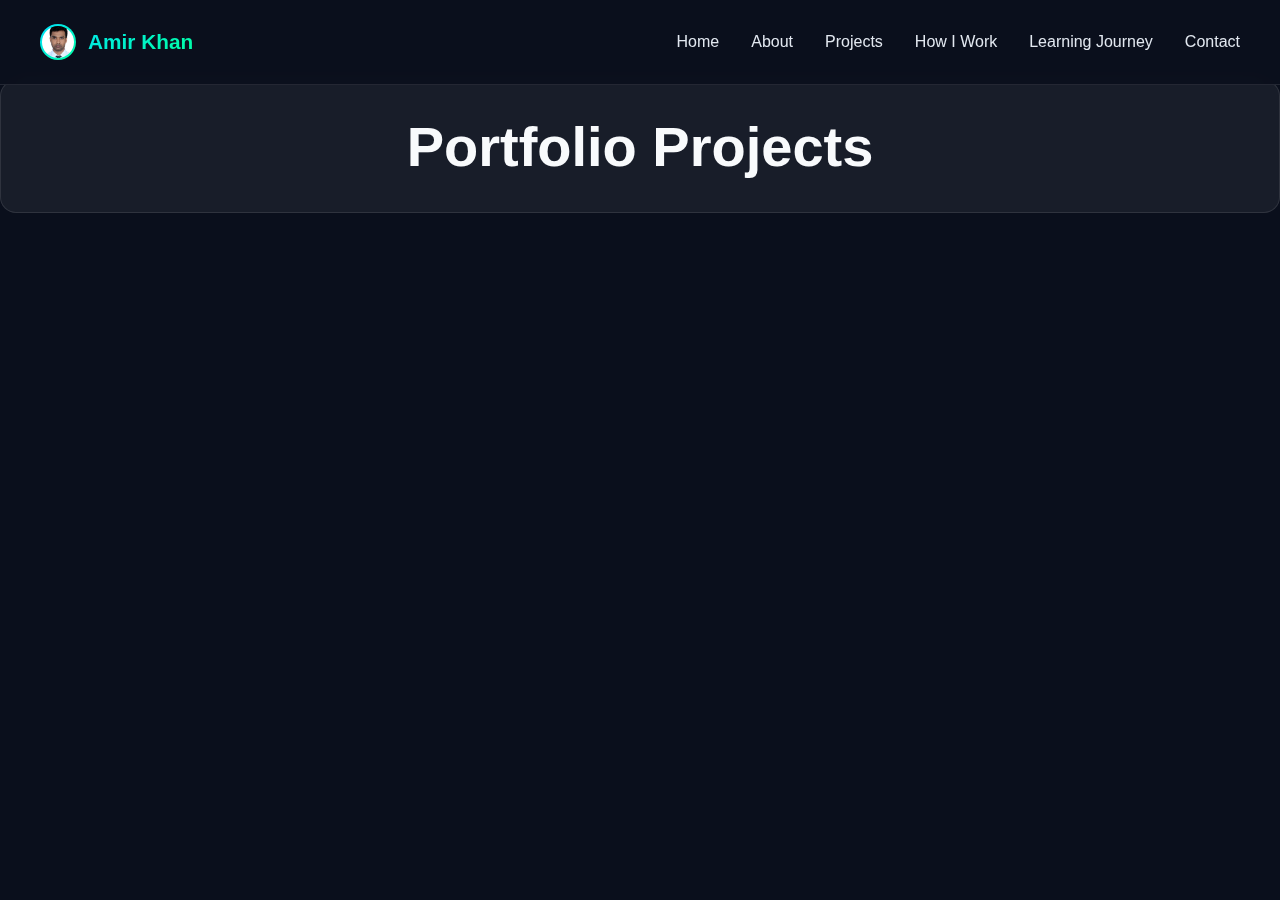
<file: projects.html>
<!DOCTYPE html>
<html lang="en">

<head>
  <meta charset="UTF-8">
  <meta name="viewport" content="width=device-width, initial-scale=1.0">
  <meta name="description" content="Projects by Amir Khan - Data-driven solutions and analytics projects.">
  <title>Projects - Amir Khan</title>
  <link rel="icon" type="image/x-icon" href="assets/images/favicon.ico">
  <link rel="stylesheet" href="assets/css/style.css">
  <style>
    main {
      padding-top: 80px;
    }

    .featured-tag {
      display: inline-block;
      background: var(--gradient-primary);
      color: var(--bg-primary);
      padding: 0.5rem 1rem;
      border-radius: var(--radius-sm);
      font-size: 0.9rem;
      font-weight: 600;
      margin-bottom: 1rem;
    }

    .metrics-grid {
      display: grid;
      grid-template-columns: repeat(auto-fit, minmax(200px, 1fr));
      gap: 1.5rem;
      margin: 2rem 0;
    }

    .metric-card {
      background: rgba(255, 255, 255, 0.03);
      padding: 1.5rem;
      border-radius: var(--radius-md);
      border: 1px solid rgba(0, 224, 255, 0.2);
      text-align: center;
      transition: all 0.3s ease;
    }

    .metric-card:hover {
      background: rgba(0, 224, 255, 0.05);
      border-color: var(--accent-cyan);
      transform: translateY(-4px);
      box-shadow: 0 8px 24px rgba(0, 224, 255, 0.15);
    }

    .metric-value {
      font-size: 2rem;
      font-weight: 700;
      background: var(--gradient-primary);
      -webkit-background-clip: text;
      -webkit-text-fill-color: transparent;
      margin-bottom: 0.5rem;
    }

    .metric-label {
      color: var(--text-secondary);
      font-size: 0.9rem;
      text-transform: uppercase;
      letter-spacing: 0.05em;
    }

    .insights-grid {
      display: grid;
      grid-template-columns: repeat(auto-fit, minmax(280px, 1fr));
      gap: 1.5rem;
      margin: 2rem 0;
    }

    .insight-card {
      background: rgba(255, 255, 255, 0.03);
      padding: 1.5rem;
      border-radius: var(--radius-md);
      border-left: 4px solid var(--accent-cyan);
    }

    .insight-card h3 {
      color: var(--accent-cyan);
      font-size: 1.1rem;
      margin-bottom: 0.5rem;
    }

    .tech-stack {
      display: flex;
      flex-wrap: wrap;
      gap: 0.75rem;
      margin: 1.5rem 0;
      justify-content: center;
    }

    .tech-badge {
      background: rgba(0, 224, 255, 0.1);
      color: var(--accent-cyan);
      padding: 0.5rem 1rem;
      border-radius: var(--radius-sm);
      font-size: 0.9rem;
      font-weight: 500;
      border: 1px solid rgba(0, 224, 255, 0.3);
    }

    .cta-group {
      display: flex;
      gap: 1rem;
      justify-content: center;
      flex-wrap: wrap;
      margin-top: 2rem;
    }
  </style>
</head>

<body>
  <!-- Navigation -->
  <nav>
    <div class="nav-container">
      <a href="index.html" class="logo">
        <div class="logo-image"><img src="assets/images/profile.jpg" alt="Amir Khan"></div>
        <span>Amir Khan</span>
      </a>
      <div class="menu-toggle" id="menuToggle"><span></span><span></span><span></span></div>
      <ul id="navMenu">
        <li><a href="index.html">Home</a></li>
        <li><a href="about.html">About</a></li>
        <li><a href="projects.html" class="active">Projects</a></li>
        <li><a href="howiwork.html">How I Work</a></li>
        <li><a href="learningjourney.html">Learning Journey</a></li>
        <li><a href="contact.html">Contact</a></li>
      </ul>
    </div>
  </nav>

  <!-- Main Content -->
  <main>
    <!-- Page Intro -->
    <section class="glass-panel scroll-reveal" style="text-align: center; margin-bottom: 3rem;">
      <h1 class="text-gradient mb-sm">Portfolio Projects</h1>
      <p style="color: var(--text-secondary); font-size: 1.1rem; max-width: 700px; margin: 0 auto; line-height: 1.8;">
        </footer>

        <!-- Scripts -->
        <script>
          const menuToggle = document.getElementById('menuToggle');
          const navMenu = document.getElementById('navMenu');

          if (menuToggle) {
            menuToggle.addEventListener('click', () => {
              navMenu.classList.toggle('active');
            });

            document.querySelectorAll('#navMenu a').forEach(link => {
              link.addEventListener('click', () => {
                navMenu.classList.remove('active');
              });
            });
          }

          const observerOptions = {
            threshold: 0.1,
            rootMargin: '0px 0px -50px 0px'
          };

          const observer = new IntersectionObserver((entries) => {
            entries.forEach(entry => {
              if (entry.isIntersecting) {
                entry.target.classList.add('revealed');
              }
            });
          }, observerOptions);

          document.querySelectorAll('.scroll-reveal').forEach(el => {
            observer.observe(el);
          });
        </script>
</body>

</html>
</file>
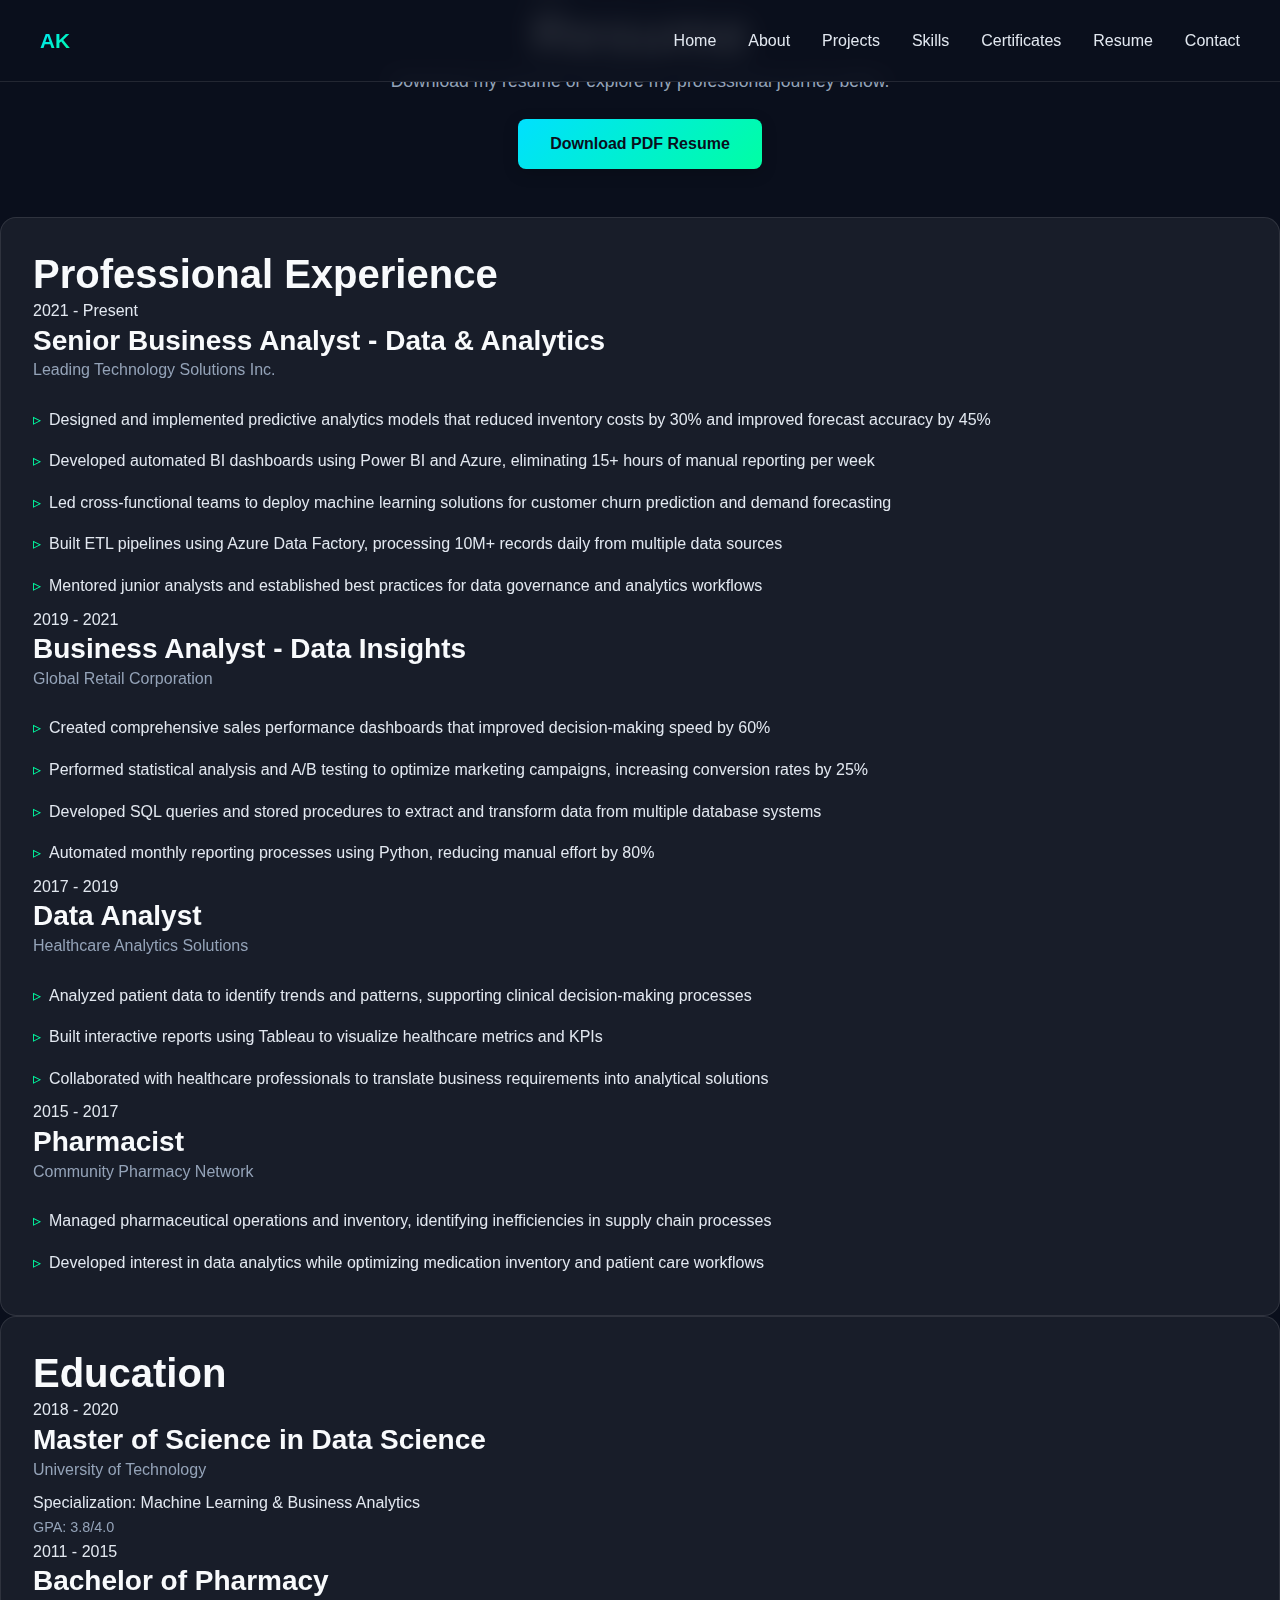
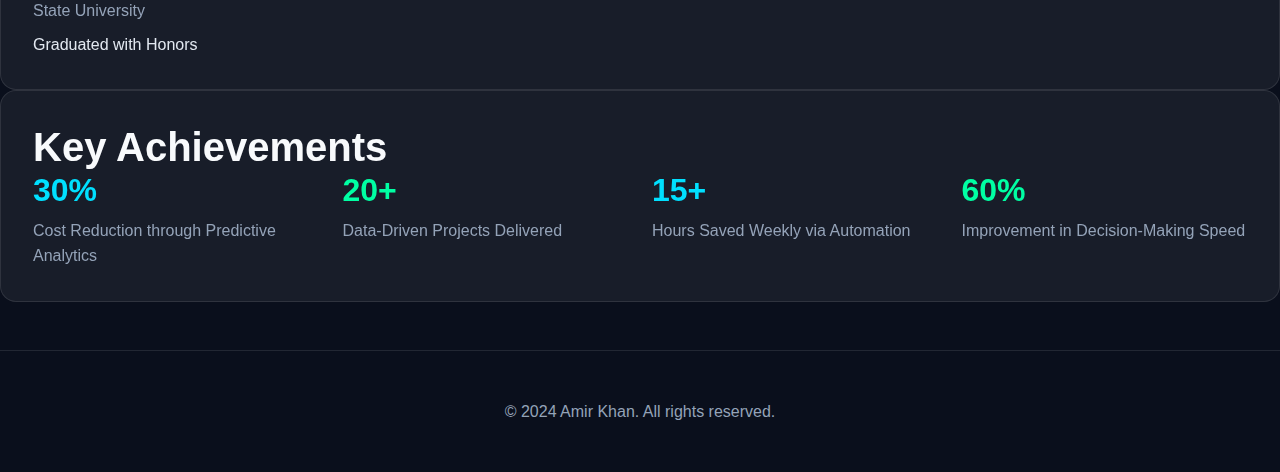
<file: resume.html>
<!DOCTYPE html>
<html lang="en">
<head>
  <meta charset="UTF-8">
  <meta name="viewport" content="width=device-width, initial-scale=1.0">
  <meta name="description" content="Resume and professional experience of Amir Khan - AI-Driven Business Analyst and Data Professional.">
  <title>Resume - Amir Khan</title>
  <link rel="icon" type="image/x-icon" href="assets/images/favicon.ico">
  <link rel="stylesheet" href="assets/css/style.css">
</head>
<body>
  <!-- Navigation -->
  <nav>
    <div class="nav-container">
      <a href="index.html" class="logo">AK</a>
      <div class="menu-toggle" id="menuToggle">
        <span></span>
        <span></span>
        <span></span>
      </div>
      <ul id="navMenu">
        <li><a href="index.html">Home</a></li>
        <li><a href="about.html">About</a></li>
        <li><a href="projects.html">Projects</a></li>
        <li><a href="skills.html">Skills</a></li>
        <li><a href="certificates.html">Certificates</a></li>
        <li><a href="resume.html">Resume</a></li>
        <li><a href="contact.html">Contact</a></li>
      </ul>
    </div>
  </nav>

  <!-- Main Content -->
  <main>
    <section class="scroll-reveal" style="text-align: center; margin-bottom: 3rem;">
      <h1 class="text-gradient mb-sm">Resume</h1>
      <p style="color: var(--text-secondary); font-size: 1.1rem; margin-bottom: 1.5rem;">
        Download my resume or explore my professional journey below.
      </p>
      <a href="assets/pdf/Amir_Khan_Resume.pdf" class="btn btn-primary" download>Download PDF Resume</a>
    </section>

    <!-- Professional Experience -->
    <section class="glass-panel scroll-reveal">
      <h2 class="text-gradient mb-lg">Professional Experience</h2>
      
      <div class="timeline">
        <div class="timeline-item">
          <div class="timeline-date">2021 - Present</div>
          <h3>Senior Business Analyst - Data & Analytics</h3>
          <p style="color: var(--text-secondary); margin-bottom: 1rem;">Leading Technology Solutions Inc.</p>
          <ul style="list-style: none; padding: 0;">
            <li style="padding: 0.5rem 0; display: flex; align-items: start;">
              <span style="color: var(--accent-emerald); margin-right: 0.5rem;">▹</span>
              <span>Designed and implemented predictive analytics models that reduced inventory costs by 30% and improved forecast accuracy by 45%</span>
            </li>
            <li style="padding: 0.5rem 0; display: flex; align-items: start;">
              <span style="color: var(--accent-emerald); margin-right: 0.5rem;">▹</span>
              <span>Developed automated BI dashboards using Power BI and Azure, eliminating 15+ hours of manual reporting per week</span>
            </li>
            <li style="padding: 0.5rem 0; display: flex; align-items: start;">
              <span style="color: var(--accent-emerald); margin-right: 0.5rem;">▹</span>
              <span>Led cross-functional teams to deploy machine learning solutions for customer churn prediction and demand forecasting</span>
            </li>
            <li style="padding: 0.5rem 0; display: flex; align-items: start;">
              <span style="color: var(--accent-emerald); margin-right: 0.5rem;">▹</span>
              <span>Built ETL pipelines using Azure Data Factory, processing 10M+ records daily from multiple data sources</span>
            </li>
            <li style="padding: 0.5rem 0; display: flex; align-items: start;">
              <span style="color: var(--accent-emerald); margin-right: 0.5rem;">▹</span>
              <span>Mentored junior analysts and established best practices for data governance and analytics workflows</span>
            </li>
          </ul>
        </div>

        <div class="timeline-item">
          <div class="timeline-date">2019 - 2021</div>
          <h3>Business Analyst - Data Insights</h3>
          <p style="color: var(--text-secondary); margin-bottom: 1rem;">Global Retail Corporation</p>
          <ul style="list-style: none; padding: 0;">
            <li style="padding: 0.5rem 0; display: flex; align-items: start;">
              <span style="color: var(--accent-emerald); margin-right: 0.5rem;">▹</span>
              <span>Created comprehensive sales performance dashboards that improved decision-making speed by 60%</span>
            </li>
            <li style="padding: 0.5rem 0; display: flex; align-items: start;">
              <span style="color: var(--accent-emerald); margin-right: 0.5rem;">▹</span>
              <span>Performed statistical analysis and A/B testing to optimize marketing campaigns, increasing conversion rates by 25%</span>
            </li>
            <li style="padding: 0.5rem 0; display: flex; align-items: start;">
              <span style="color: var(--accent-emerald); margin-right: 0.5rem;">▹</span>
              <span>Developed SQL queries and stored procedures to extract and transform data from multiple database systems</span>
            </li>
            <li style="padding: 0.5rem 0; display: flex; align-items: start;">
              <span style="color: var(--accent-emerald); margin-right: 0.5rem;">▹</span>
              <span>Automated monthly reporting processes using Python, reducing manual effort by 80%</span>
            </li>
          </ul>
        </div>

        <div class="timeline-item">
          <div class="timeline-date">2017 - 2019</div>
          <h3>Data Analyst</h3>
          <p style="color: var(--text-secondary); margin-bottom: 1rem;">Healthcare Analytics Solutions</p>
          <ul style="list-style: none; padding: 0;">
            <li style="padding: 0.5rem 0; display: flex; align-items: start;">
              <span style="color: var(--accent-emerald); margin-right: 0.5rem;">▹</span>
              <span>Analyzed patient data to identify trends and patterns, supporting clinical decision-making processes</span>
            </li>
            <li style="padding: 0.5rem 0; display: flex; align-items: start;">
              <span style="color: var(--accent-emerald); margin-right: 0.5rem;">▹</span>
              <span>Built interactive reports using Tableau to visualize healthcare metrics and KPIs</span>
            </li>
            <li style="padding: 0.5rem 0; display: flex; align-items: start;">
              <span style="color: var(--accent-emerald); margin-right: 0.5rem;">▹</span>
              <span>Collaborated with healthcare professionals to translate business requirements into analytical solutions</span>
            </li>
          </ul>
        </div>

        <div class="timeline-item">
          <div class="timeline-date">2015 - 2017</div>
          <h3>Pharmacist</h3>
          <p style="color: var(--text-secondary); margin-bottom: 1rem;">Community Pharmacy Network</p>
          <ul style="list-style: none; padding: 0;">
            <li style="padding: 0.5rem 0; display: flex; align-items: start;">
              <span style="color: var(--accent-emerald); margin-right: 0.5rem;">▹</span>
              <span>Managed pharmaceutical operations and inventory, identifying inefficiencies in supply chain processes</span>
            </li>
            <li style="padding: 0.5rem 0; display: flex; align-items: start;">
              <span style="color: var(--accent-emerald); margin-right: 0.5rem;">▹</span>
              <span>Developed interest in data analytics while optimizing medication inventory and patient care workflows</span>
            </li>
          </ul>
        </div>
      </div>
    </section>

    <!-- Education -->
    <section class="glass-panel scroll-reveal mt-lg">
      <h2 class="text-gradient mb-lg">Education</h2>
      
      <div class="timeline">
        <div class="timeline-item">
          <div class="timeline-date">2018 - 2020</div>
          <h3>Master of Science in Data Science</h3>
          <p style="color: var(--text-secondary);">University of Technology</p>
          <p style="margin-top: 0.5rem;">Specialization: Machine Learning & Business Analytics</p>
          <p style="color: var(--text-secondary); font-size: 0.9rem;">GPA: 3.8/4.0</p>
        </div>

        <div class="timeline-item">
          <div class="timeline-date">2011 - 2015</div>
          <h3>Bachelor of Pharmacy</h3>
          <p style="color: var(--text-secondary);">State University</p>
          <p style="margin-top: 0.5rem;">Graduated with Honors</p>
        </div>
      </div>
    </section>

    <!-- Key Achievements -->
    <section class="glass-panel scroll-reveal mt-lg">
      <h2 class="text-gradient mb-lg">Key Achievements</h2>
      <div style="display: grid; grid-template-columns: repeat(auto-fit, minmax(250px, 1fr)); gap: 1.5rem;">
        <div>
          <h3 style="font-size: 2rem; color: var(--accent-cyan); margin-bottom: 0.5rem;">30%</h3>
          <p style="color: var(--text-secondary);">Cost Reduction through Predictive Analytics</p>
        </div>
        <div>
          <h3 style="font-size: 2rem; color: var(--accent-emerald); margin-bottom: 0.5rem;">20+</h3>
          <p style="color: var(--text-secondary);">Data-Driven Projects Delivered</p>
        </div>
        <div>
          <h3 style="font-size: 2rem; color: var(--accent-cyan); margin-bottom: 0.5rem;">15+</h3>
          <p style="color: var(--text-secondary);">Hours Saved Weekly via Automation</p>
        </div>
        <div>
          <h3 style="font-size: 2rem; color: var(--accent-emerald); margin-bottom: 0.5rem;">60%</h3>
          <p style="color: var(--text-secondary);">Improvement in Decision-Making Speed</p>
        </div>
      </div>
    </section>
  </main>

  <!-- Footer -->
  <footer>
    <p>&copy; 2024 Amir Khan. All rights reserved.</p>
  </footer>

  <!-- Scripts -->
  <script>
    // Mobile menu toggle
    const menuToggle = document.getElementById('menuToggle');
    const navMenu = document.getElementById('navMenu');
    
    if (menuToggle) {
      menuToggle.addEventListener('click', () => {
        navMenu.classList.toggle('active');
      });
      
      document.querySelectorAll('#navMenu a').forEach(link => {
        link.addEventListener('click', () => {
          navMenu.classList.remove('active');
        });
      });
    }

    const observerOptions = {
      threshold: 0.1,
      rootMargin: '0px 0px -50px 0px'
    };

    const observer = new IntersectionObserver((entries) => {
      entries.forEach(entry => {
        if (entry.isIntersecting) {
          entry.target.classList.add('revealed');
        }
      });
    }, observerOptions);

    document.querySelectorAll('.scroll-reveal').forEach(el => {
      observer.observe(el);
    });
  </script>
</body>
</html>
</file>
<file: assets/css/style.css>
/* ============================================
   AMIR KHAN PORTFOLIO - GLASS GRADIENT DESIGN
   ============================================ */

/* Reset & Base Styles */
* {
  margin: 0;
  padding: 0;
  box-sizing: border-box;
}

:root {
  /* Colors */
  --bg-primary: #0a0f1c;
  --bg-panel: rgba(255, 255, 255, 0.06);
  --text-primary: #e2e8f0;
  --text-heading: #f8fafc;
  --text-secondary: #94a3b8;
  --accent-cyan: #00e0ff;
  --accent-emerald: #00ffa3;
  --gradient-primary: linear-gradient(135deg, #00e0ff 0%, #00ffa3 100%);

  /* Spacing */
  --spacing-xs: 0.5rem;
  --spacing-sm: 1rem;
  --spacing-md: 1.5rem;
  --spacing-lg: 2rem;
  --spacing-xl: 3rem;

  /* Radius */
  --radius-sm: 8px;
  --radius-md: 16px;
  --radius-lg: 24px;

  /* Shadows */
  --shadow-sm: 0 2px 8px rgba(0, 0, 0, 0.1);
  --shadow-md: 0 4px 16px rgba(0, 0, 0, 0.2);
  --shadow-glow: 0 0 24px rgba(0, 224, 255, 0.35);
}

/* Light Mode Theme */
[data-theme="light"] {
  --bg-primary: #ffffff;
  --bg-panel: rgba(0, 0, 0, 0.02);
  --text-primary: #000000;
  /* Pure black for ALL text */
  --text-heading: #000000;
  /* Pure black for headings */
  --text-secondary: #000000;
  /* Pure black for secondary text */
  --accent-cyan: #0891b2;
  --accent-emerald: #059669;
  --gradient-primary: linear-gradient(135deg, #0891b2 0%, #059669 100%);
  --shadow-glow: 0 0 24px rgba(8, 145, 178, 0.2);
}

/* Light mode - COMPLETELY DISABLE glass-panel effects */
[data-theme="light"] .glass-panel {
  background: none !important;
  backdrop-filter: none !important;
  -webkit-backdrop-filter: none !important;
  border: none !important;
  border-radius: 0 !important;
  padding: var(--spacing-lg) !important;
  box-shadow: none !important;
  transform: none !important;
}

[data-theme="light"] .glass-panel:hover {
  background: none !important;
  border: none !important;
  box-shadow: none !important;
  transform: none !important;
}

/* Light mode - CRITICAL: Ensure sections have NO glass effects */
[data-theme="light"] section.glass-panel,
[data-theme="light"] section {
  background: none !important;
  backdrop-filter: none !important;
  -webkit-backdrop-filter: none !important;
  border: none !important;
}

[data-theme="light"] section.glass-panel:hover,
[data-theme="light"] section:hover {
  background: none !important;
}

/* Light mode - Profile image - REMOVE white overlay */
[data-theme="light"] .hero-profile-img {
  filter: none !important;
  -webkit-filter: none !important;
  backdrop-filter: none !important;
  border-color: #0891b2 !important;
  box-shadow: 0 0 30px rgba(8, 145, 178, 0.25) !important;
  opacity: 1 !important;
  mix-blend-mode: normal !important;
}

[data-theme="light"] .hero-profile-img:hover {
  box-shadow: 0 0 40px rgba(8, 145, 178, 0.4) !important;
}

/* Light mode - Navigation */
[data-theme="light"] nav {
  background: rgba(255, 255, 255, 0.98);
  border-bottom: 1px solid rgba(0, 0, 0, 0.15);
  box-shadow: 0 2px 8px rgba(0, 0, 0, 0.05);
}

[data-theme="light"] nav a {
  color: #000000;
  /* Pure black for navigation links */
}

[data-theme="light"] nav a:hover {
  color: #0891b2;
}

[data-theme="light"] .menu-toggle span {
  background: #000000;
  /* Pure black for hamburger menu */
}

[data-theme="light"] .logo {
  background: none !important;
  -webkit-background-clip: unset !important;
  -webkit-text-fill-color: #000000 !important;
  background-clip: unset !important;
  color: #000000 !important;
}

/* Light mode - Force ALL text to PURE BLACK */
[data-theme="light"] h1,
[data-theme="light"] h2,
[data-theme="light"] h3,
[data-theme="light"] h4,
[data-theme="light"] h5,
[data-theme="light"] h6 {
  color: #000000 !important;
}

[data-theme="light"] p,
[data-theme="light"] li,
[data-theme="light"] div,
[data-theme="light"] span:not(.badge):not(.skill-tag):not(.value-badges span) {
  color: #000000 !important;
}

[data-theme="light"] a:not(.btn):not(.social-link) {
  color: #000000 !important;
}

[data-theme="light"] label,
[data-theme="light"] strong,
[data-theme="light"] em {
  color: #000000 !important;
}

/* Light mode - Tabs and interactive elements */
[data-theme="light"] .tab,
[data-theme="light"] .tab-link,
[data-theme="light"] .nav-link {
  color: #000000 !important;
}

[data-theme="light"] .tab:hover,
[data-theme="light"] .tab-link:hover,
[data-theme="light"] .tab.active,
[data-theme="light"] .tab-link.active {
  color: #0891b2 !important;
}

/* Light mode - Badges */
[data-theme="light"] .badge,
[data-theme="light"] .value-badges span {
  background: rgba(8, 145, 178, 0.12);
  color: #0891b2;
  border: 1px solid rgba(8, 145, 178, 0.4);
  font-weight: 600;
}

/* Light mode - Buttons */
[data-theme="light"] .btn-primary {
  background: linear-gradient(135deg, #0891b2 0%, #059669 100%);
  color: #ffffff;
  border: none;
}

[data-theme="light"] .btn-primary:hover {
  background: linear-gradient(135deg, #0e7490 0%, #047857 100%);
  box-shadow: 0 8px 24px rgba(8, 145, 178, 0.3);
}

[data-theme="light"] .btn-secondary {
  background: transparent;
  color: #0891b2;
  border: 2px solid #0891b2;
}

[data-theme="light"] .btn-secondary:hover {
  background: rgba(8, 145, 178, 0.1);
  border-color: #0e7490;
}

/* Light mode - Featured tags and ribbons */
[data-theme="light"] .featured-tag {
  background: linear-gradient(135deg, #0891b2 0%, #059669 100%);
  color: #ffffff;
  font-weight: 700;
  box-shadow: 0 2px 8px rgba(8, 145, 178, 0.3);
}

[data-theme="light"] .project-nav {
  background: rgba(255, 255, 255, 0.98);
  border-bottom: 1px solid rgba(0, 0, 0, 0.15);
  box-shadow: 0 2px 8px rgba(0, 0, 0, 0.05);
}

[data-theme="light"] .project-nav-link {
  color: #1a1a1a;
  /* Dark grey for ribbon links */
  font-weight: 500;
}

[data-theme="light"] .project-nav-link:hover,
[data-theme="light"] .project-nav-link.active {
  color: #0891b2;
  background: rgba(8, 145, 178, 0.12);
  font-weight: 600;
}

/* Light mode - Footer */
[data-theme="light"] footer {
  background: rgba(255, 255, 255, 0.98);
  border-top: 1px solid rgba(0, 0, 0, 0.15);
  color: #1a1a1a;
  /* Dark grey for footer text */
  box-shadow: 0 -2px 8px rgba(0, 0, 0, 0.05);
}

/* Light mode - Text gradient - OVERRIDE to solid black */
[data-theme="light"] .text-gradient {
  background: none !important;
  -webkit-background-clip: unset !important;
  -webkit-text-fill-color: #000000 !important;
  background-clip: unset !important;
  color: #000000 !important;
}

/* Light mode - Social links */
[data-theme="light"] .social-link {
  color: #1a1a1a;
  border: 1px solid rgba(0, 0, 0, 0.2);
  background: rgba(255, 255, 255, 0.8);
}

[data-theme="light"] .social-link:hover {
  color: #0891b2;
  border-color: #0891b2;
  background: rgba(8, 145, 178, 0.08);
}

/* Light mode - Pillar cards */
[data-theme="light"] .pillar-card {
  background: rgba(255, 255, 255, 0.9);
  border: 1px solid rgba(0, 0, 0, 0.12);
  box-shadow: 0 2px 8px rgba(0, 0, 0, 0.06);
}

[data-theme="light"] .pillar-card:hover {
  background: rgba(255, 255, 255, 1);
  border-color: rgba(8, 145, 178, 0.4);
  box-shadow: 0 8px 24px rgba(8, 145, 178, 0.2);
}

/* Light mode - Timeline */
[data-theme="light"] .timeline-item {
  border-left: 2px solid rgba(8, 145, 178, 0.3);
}

[data-theme="light"] .timeline-item::before {
  background: #0891b2;
  border: 3px solid #f8fafc;
}


/* Light mode - Contact card */
[data-theme="light"] .contact-card {
  background: rgba(255, 255, 255, 0.6);
  border: 1px solid rgba(0, 0, 0, 0.08);
}

/* Light mode - Metrics grid */
[data-theme="light"] .metric-card {
  background: rgba(255, 255, 255, 0.5);
  border: 1px solid rgba(0, 0, 0, 0.08);
}

/* Light mode - Insight cards */
[data-theme="light"] .insight-card {
  background: rgba(255, 255, 255, 0.6);
  border-left: 4px solid #0891b2;
}

/* Light mode - Tech stack */
[data-theme="light"] .tech-stack span {
  background: rgba(8, 145, 178, 0.1);
  color: #0891b2;
  border: 1px solid rgba(8, 145, 178, 0.2);
}

/* Light mode - Scroll reveal animation - FIX: Remove opacity that causes white overlay */
[data-theme="light"] .scroll-reveal {
  opacity: 1 !important;
}

[data-theme="light"] .scroll-reveal.revealed {
  opacity: 1 !important;
}

/* Typography */
@import url('https://fonts.googleapis.com/css2?family=Outfit:wght@400;600;700&family=Inter:wght@400;500;600&display=swap');

html {
  scroll-behavior: smooth;
}

body {
  font-family: 'Inter', sans-serif;
  background: var(--bg-primary);
  color: var(--text-primary);
  line-height: 1.6;
  overflow-x: hidden;
}

h1,
h2,
h3,
h4,
h5,
h6 {
  font-family: 'Outfit', sans-serif;
  color: var(--text-heading);
  line-height: 1.2;
  font-weight: 600;
}

h1 {
  font-size: clamp(2rem, 5vw, 3.5rem);
  font-weight: 700;
}

h2 {
  font-size: clamp(1.5rem, 4vw, 2.5rem);
}

h3 {
  font-size: clamp(1.25rem, 3vw, 1.75rem);
}

/* Glass Panel */
.glass-panel {
  background: var(--bg-panel);
  backdrop-filter: blur(12px);
  border-radius: var(--radius-md);
  border: 1px solid rgba(255, 255, 255, 0.1);
  padding: var(--spacing-lg);
  transition: all 0.3s ease;
}

.glass-panel:hover {
  background: rgba(255, 255, 255, 0.08);
  border-color: rgba(0, 224, 255, 0.3);
  box-shadow: var(--shadow-glow);
  transform: translateY(-4px);
}

/* Navigation */
nav {
  position: fixed;
  top: 0;
  left: 0;
  right: 0;
  z-index: 1000;
  padding: var(--spacing-md) var(--spacing-lg);
  background: rgba(10, 15, 28, 0.85);
  backdrop-filter: blur(12px);
  border-bottom: 1px solid rgba(255, 255, 255, 0.1);
}

nav .nav-container {
  max-width: 1200px;
  margin: 0 auto;
  display: flex;
  justify-content: space-between;
  align-items: center;
}

nav .logo {
  font-family: 'Outfit', sans-serif;
  font-size: 1.3rem;
  font-weight: 700;
  background: var(--gradient-primary);
  -webkit-background-clip: text;
  -webkit-text-fill-color: transparent;
  display: flex;
  align-items: center;
  gap: 0.75rem;
}

nav .logo-image {
  width: 36px;
  height: 36px;
  border-radius: 50%;
  background: var(--gradient-primary);
  padding: 2px;
}

nav .logo-image img {
  width: 100%;
  height: 100%;
  border-radius: 50%;
  object-fit: cover;
}

nav ul {
  display: flex;
  list-style: none;
  gap: var(--spacing-lg);
}

nav ul li a {
  color: var(--text-primary);
  text-decoration: none;
  font-weight: 500;
  position: relative;
  transition: color 0.3s ease;
}

nav ul li a:hover {
  color: var(--accent-cyan);
}

nav ul li a::after {
  content: '';
  position: absolute;
  bottom: -4px;
  left: 0;
  width: 0;
  height: 2px;
  background: var(--gradient-primary);
  transition: width 0.3s ease;
}

nav ul li a:hover::after {
  width: 100%;
}

/* Hero Section */
.hero {
  display: grid;
  grid-template-columns: 380px 1fr;
  gap: var(--spacing-xl);
  align-items: center;
  width: 100%;
  padding-top: 120px;
}

.hero-left {
  display: flex;
  flex-direction: column;
  gap: var(--spacing-md);
  align-items: flex-start;
}

.profile-image {
  width: 180px;
  height: 180px;
  border-radius: 50%;
  border: 4px solid transparent;
  background: var(--gradient-primary);
  padding: 4px;
  box-shadow: var(--shadow-glow);
  animation: pulse 3s ease-in-out infinite;
}

.profile-image img {
  width: 100%;
  height: 100%;
  border-radius: 50%;
  object-fit: cover;
}

@keyframes pulse {

  0%,
  100% {
    box-shadow: 0 0 20px rgba(0, 224, 255, 0.3);
  }

  50% {
    box-shadow: 0 0 30px rgba(0, 224, 255, 0.5);
  }
}

.hero-content {
  display: flex;
  flex-direction: column;
  gap: var(--spacing-sm);
}

.hero-content h1 {
  background: var(--gradient-primary);
  -webkit-background-clip: text;
  -webkit-text-fill-color: transparent;
  font-size: 2.5rem;
}

.hero-content .subtitle {
  font-size: 1.1rem;
  color: var(--text-secondary);
  font-weight: 500;
}

.hero-content .description {
  color: var(--text-primary);
  font-size: 1rem;
  line-height: 1.6;
  margin-top: var(--spacing-xs);
}

.typing-text {
  color: var(--accent-cyan);
  font-weight: 600;
}

.hero-right {
  display: grid;
  grid-template-columns: repeat(auto-fit, minmax(220px, 1fr));
  gap: 1.5rem;
}

/* Buttons */
.btn {
  display: inline-block;
  padding: 0.75rem 2rem;
  border-radius: var(--radius-sm);
  text-decoration: none;
  font-weight: 600;
  transition: all 0.3s ease;
  font-family: 'Inter', sans-serif;
}

.btn-primary {
  background: var(--gradient-primary);
  color: var(--bg-primary);
  box-shadow: var(--shadow-md);
}

.btn-primary:hover {
  transform: scale(1.05);
  box-shadow: 0 6px 20px rgba(0, 224, 255, 0.4);
}

.btn-secondary {
  background: transparent;
  color: var(--accent-cyan);
  border: 2px solid var(--accent-cyan);
}

.btn-secondary:hover {
  background: rgba(0, 224, 255, 0.1);
  transform: scale(1.05);
}

/* Social Icons */
.social-icons {
  display: flex;
  gap: var(--spacing-sm);
  margin-top: var(--spacing-md);
}

.social-icon {
  width: 40px;
  height: 40px;
  border-radius: 50%;
  background: var(--bg-panel);
  display: flex;
  align-items: center;
  justify-content: center;
  color: var(--text-primary);
  border: 1px solid rgba(255, 255, 255, 0.1);
  transition: all 0.3s ease;
}

.social-icon:hover {
  background: rgba(0, 224, 255, 0.15);
  border-color: var(--accent-cyan);
  transform: translateY(-3px);
  box-shadow: var(--shadow-glow);
}

/* Footer */
footer {
  text-align: center;
  padding: var(--spacing-xl) var(--spacing-lg);
  border-top: 1px solid rgba(255, 255, 255, 0.1);
  color: var(--text-secondary);
  margin-top: var(--spacing-xl);
}

/* Responsive */
@media (max-width: 1024px) {
  .hero {
    grid-template-columns: 1fr;
    gap: var(--spacing-lg);
    text-align: center;
  }

  .hero-left,
  .hero-content {
    align-items: center;
  }
}

@media (max-width: 768px) {
  nav ul {
    display: none;
    position: absolute;
    top: 100%;
    left: 0;
    right: 0;
    background: rgba(10, 15, 28, 0.95);
    backdrop-filter: blur(20px);
    border-bottom: 1px solid rgba(0, 224, 255, 0.2);
    flex-direction: column;
    padding: 1rem 0;
    gap: 0;
    box-shadow: 0 8px 32px rgba(0, 0, 0, 0.3);
  }

  /* Light mode - Mobile navigation fix */
  [data-theme="light"] nav ul {
    background: rgba(255, 255, 255, 0.98) !important;
    border-bottom: 1px solid rgba(0, 0, 0, 0.15) !important;
    box-shadow: 0 8px 32px rgba(0, 0, 0, 0.1) !important;
  }

  [data-theme="light"] nav ul li a {
    color: #000000 !important;
  }

  [data-theme="light"] nav ul li a:hover,
  [data-theme="light"] nav ul li a.active {
    background: rgba(8, 145, 178, 0.1) !important;
    color: #0891b2 !important;
  }

  nav ul.active {
    display: flex;
    animation: slideDown 0.3s ease-out;
  }

  nav ul li {
    width: 100%;
    text-align: center;
    border-bottom: 1px solid rgba(255, 255, 255, 0.05);
  }

  nav ul li:last-child {
    border-bottom: none;
  }

  nav ul li a {
    display: block;
    padding: 1rem 2rem;
    transition: all 0.3s ease;
  }

  nav ul li a:hover,
  nav ul li a.active {
    background: rgba(0, 224, 255, 0.1);
    color: var(--accent-cyan);
  }

  nav .menu-toggle {
    display: flex;
    flex-direction: column;
    justify-content: space-between;
    width: 28px;
    height: 21px;
    cursor: pointer;
    z-index: 1001;
  }

  nav .menu-toggle span {
    display: block;
    width: 100%;
    height: 3px;
    background: var(--text-primary);
    border-radius: 2px;
    transition: all 0.3s ease;
  }

  nav .menu-toggle.active span:nth-child(1) {
    transform: translateY(9px) rotate(45deg);
  }

  nav .menu-toggle.active span:nth-child(2) {
    opacity: 0;
  }

  nav .menu-toggle.active span:nth-child(3) {
    transform: translateY(-9px) rotate(-45deg);
  }

  @keyframes slideDown {
    from {
      opacity: 0;
      transform: translateY(-10px);
    }

    to {
      opacity: 1;
      transform: translateY(0);
    }
  }

  /* Light mode - Mobile navigation visibility fix */
  [data-theme="light"] nav ul {
    background: rgba(255, 255, 255, 0.98) !important;
    border-bottom: 1px solid rgba(0, 0, 0, 0.15) !important;
    box-shadow: 0 8px 32px rgba(0, 0, 0, 0.1) !important;
  }

  [data-theme="light"] nav ul li {
    border-bottom: 1px solid rgba(0, 0, 0, 0.05) !important;
  }

  [data-theme="light"] nav ul li a {
    color: #000000 !important;
  }

  [data-theme="light"] nav ul li a:hover,
  [data-theme="light"] nav ul li a.active {
    background: rgba(8, 145, 178, 0.1) !important;
    color: #0891b2 !important;
  }
}

/* ============================================
   THEME TOGGLE BUTTON
   ============================================ */

.theme-toggle {
  position: fixed;
  bottom: 2rem;
  right: 2rem;
  width: 50px;
  height: 50px;
  border-radius: 50%;
  background: var(--bg-panel);
  border: 1px solid rgba(255, 255, 255, 0.1);
  backdrop-filter: blur(12px);
  cursor: pointer;
  display: flex;
  align-items: center;
  justify-content: center;
  transition: all 0.3s ease;
  z-index: 9999;
  box-shadow: 0 4px 16px rgba(0, 0, 0, 0.2);
}

.theme-toggle:hover {
  background: rgba(255, 255, 255, 0.08);
  border-color: var(--accent-cyan);
  box-shadow: var(--shadow-glow);
  transform: scale(1.1);
}

.theme-toggle:focus {
  outline: 2px solid var(--accent-cyan);
  outline-offset: 2px;
}

.theme-icon {
  color: var(--text-primary);
  transition: all 0.3s ease;
}

.sun-icon {
  display: none;
}

.moon-icon {
  display: block;
}

[data-theme="light"] .sun-icon {
  display: block;
}

[data-theme="light"] .moon-icon {
  display: none;
}

/* Light mode toggle button adjustments */
[data-theme="light"] .theme-toggle {
  border: 1px solid rgba(0, 0, 0, 0.1);
}

[data-theme="light"] .theme-toggle:hover {
  background: rgba(0, 0, 0, 0.05);
}

/* Mobile responsiveness */
@media (max-width: 768px) {
  .theme-toggle {
    bottom: 1rem;
    right: 1rem;
    width: 45px;
    height: 45px;
  }
}

@media (max-width: 480px) {
  body {
    font-size: 0.95rem;
  }

  .profile-image {
    width: 140px;
    height: 140px;
  }

  .btn {
    width: 100%;
    max-width: 300px;
  }
}
</file>
